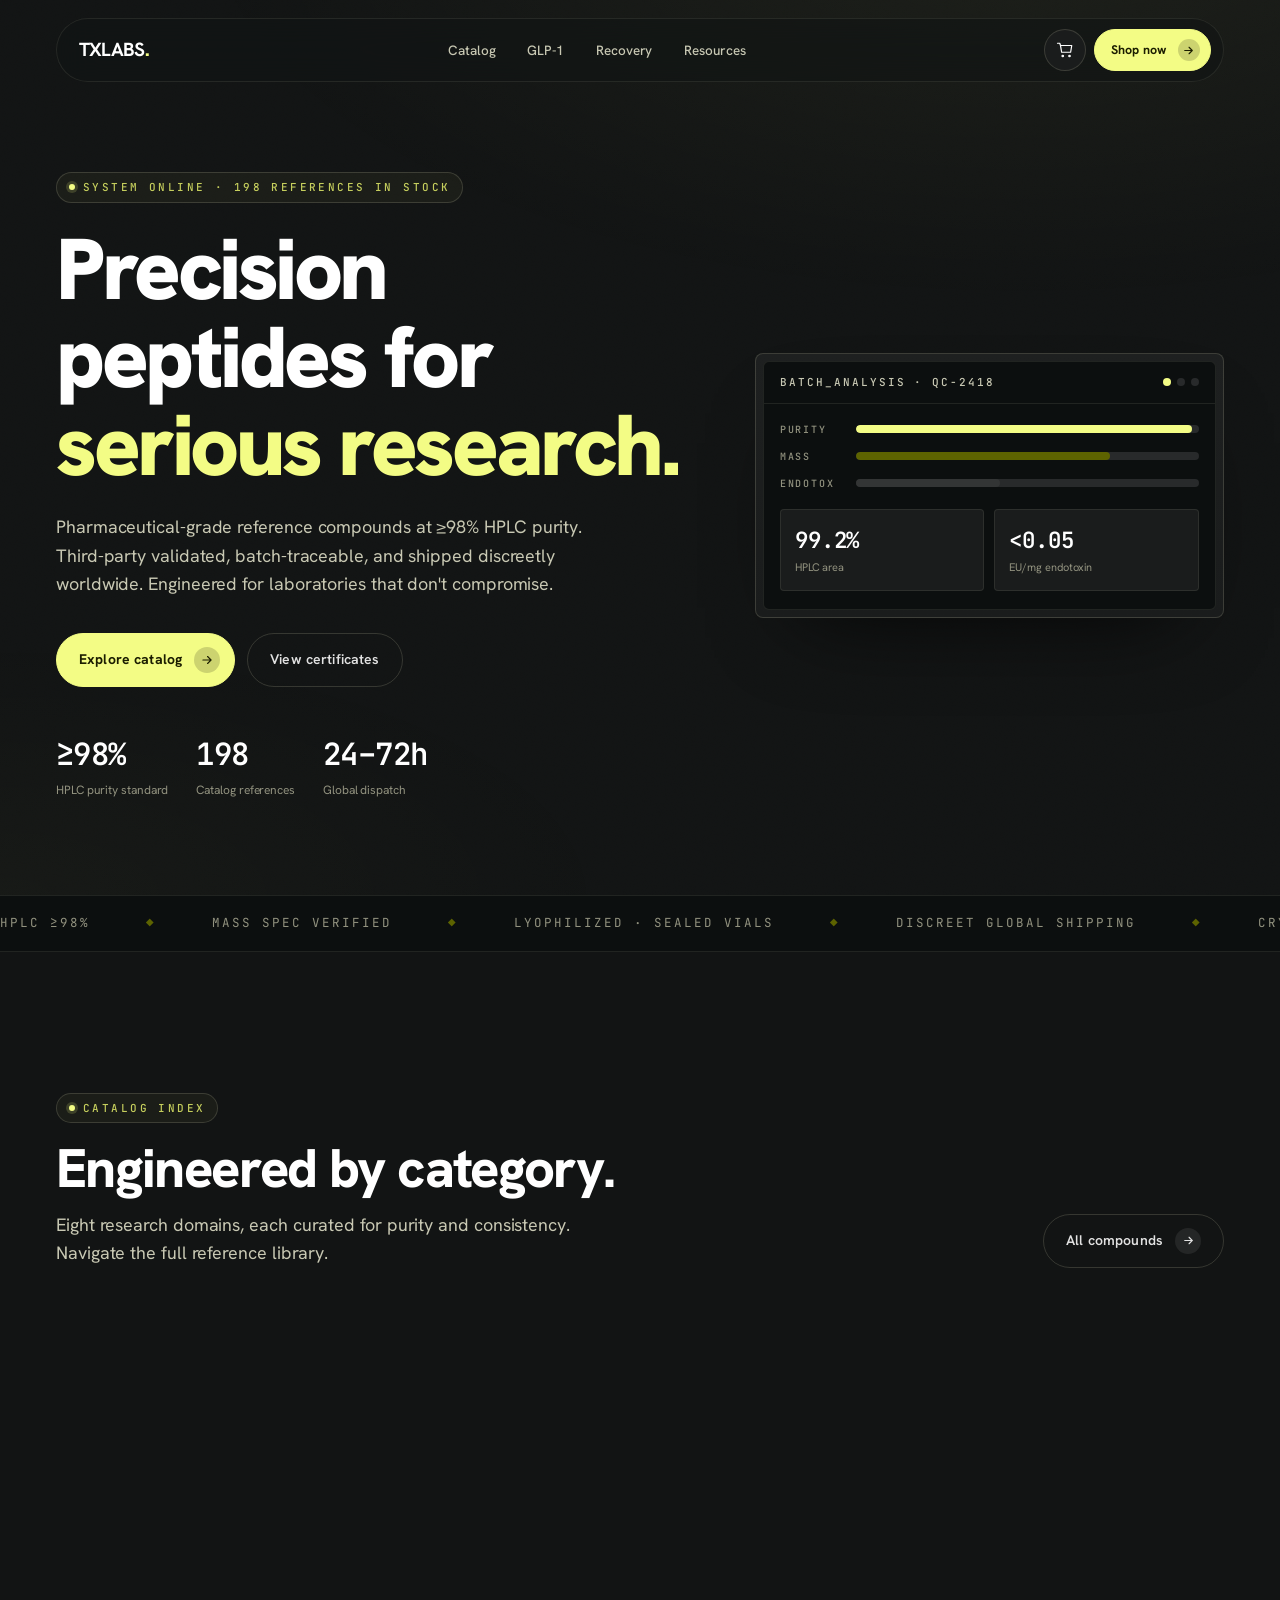
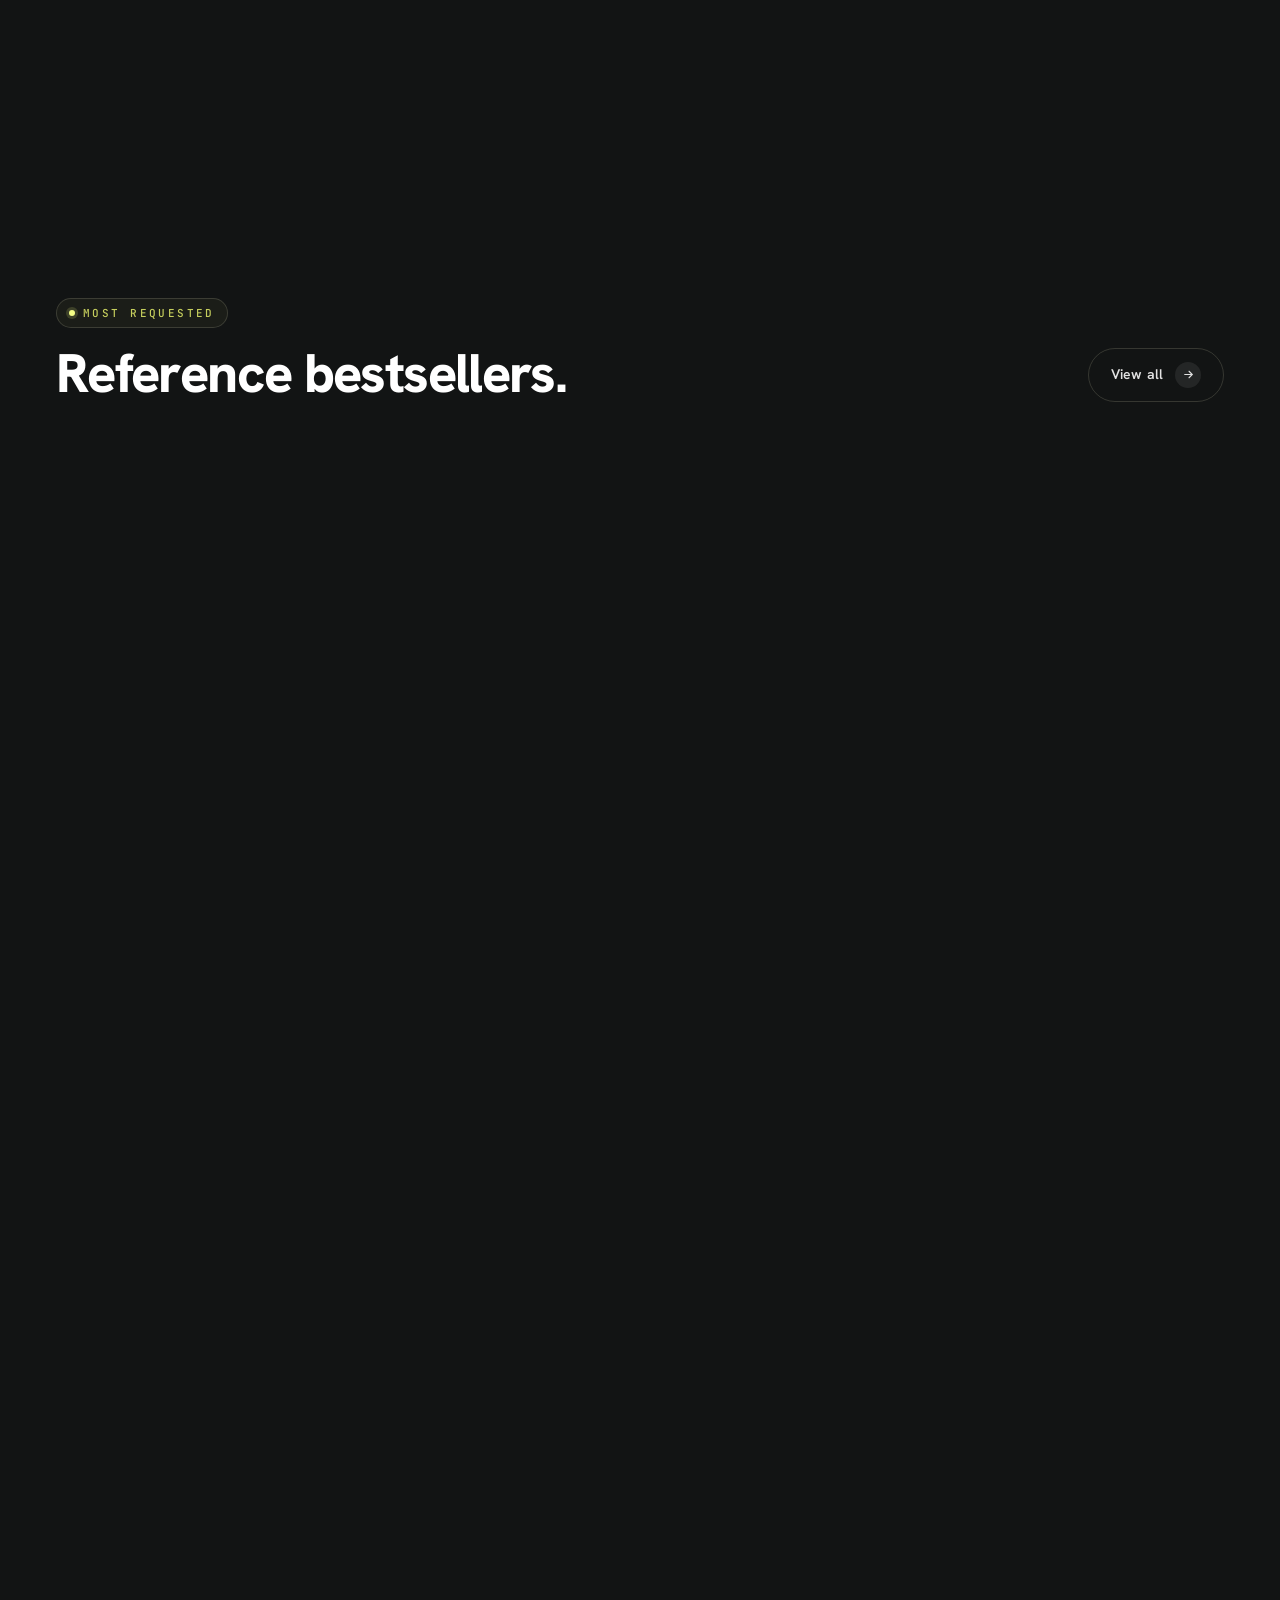
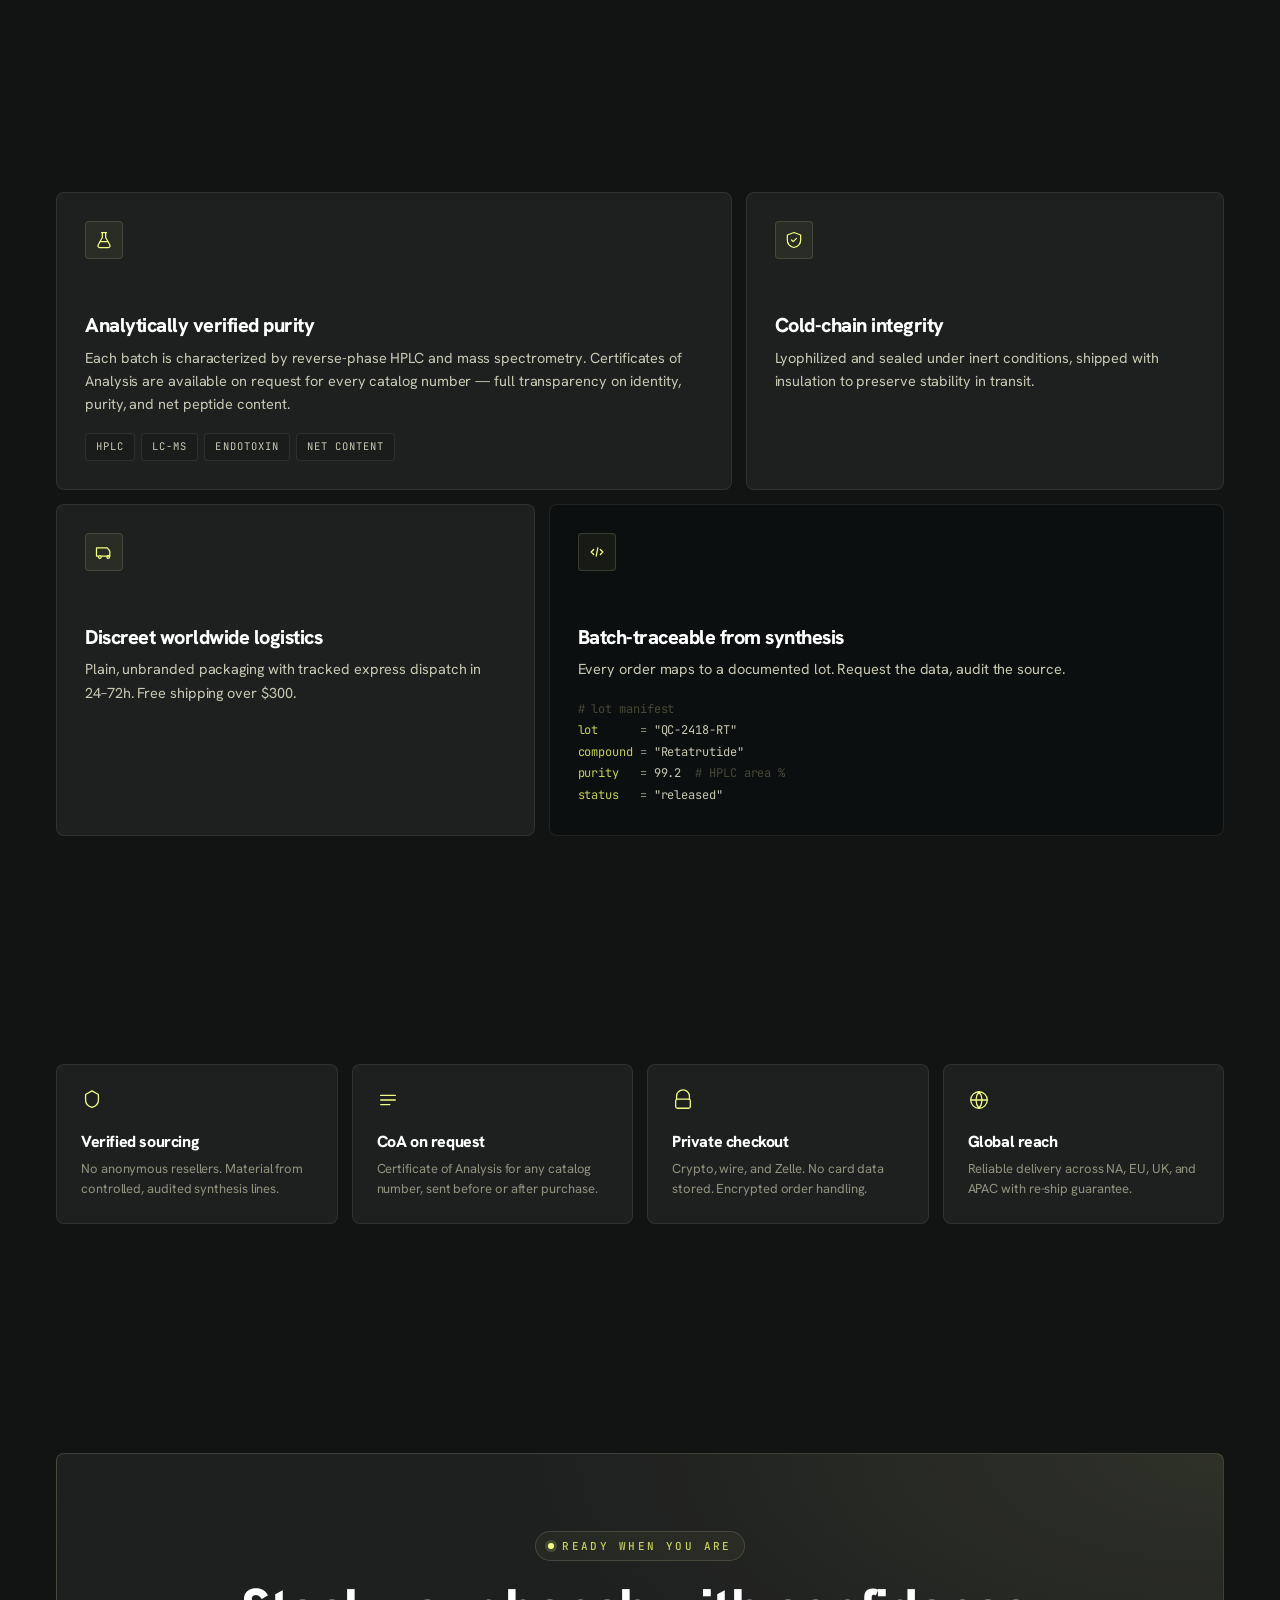
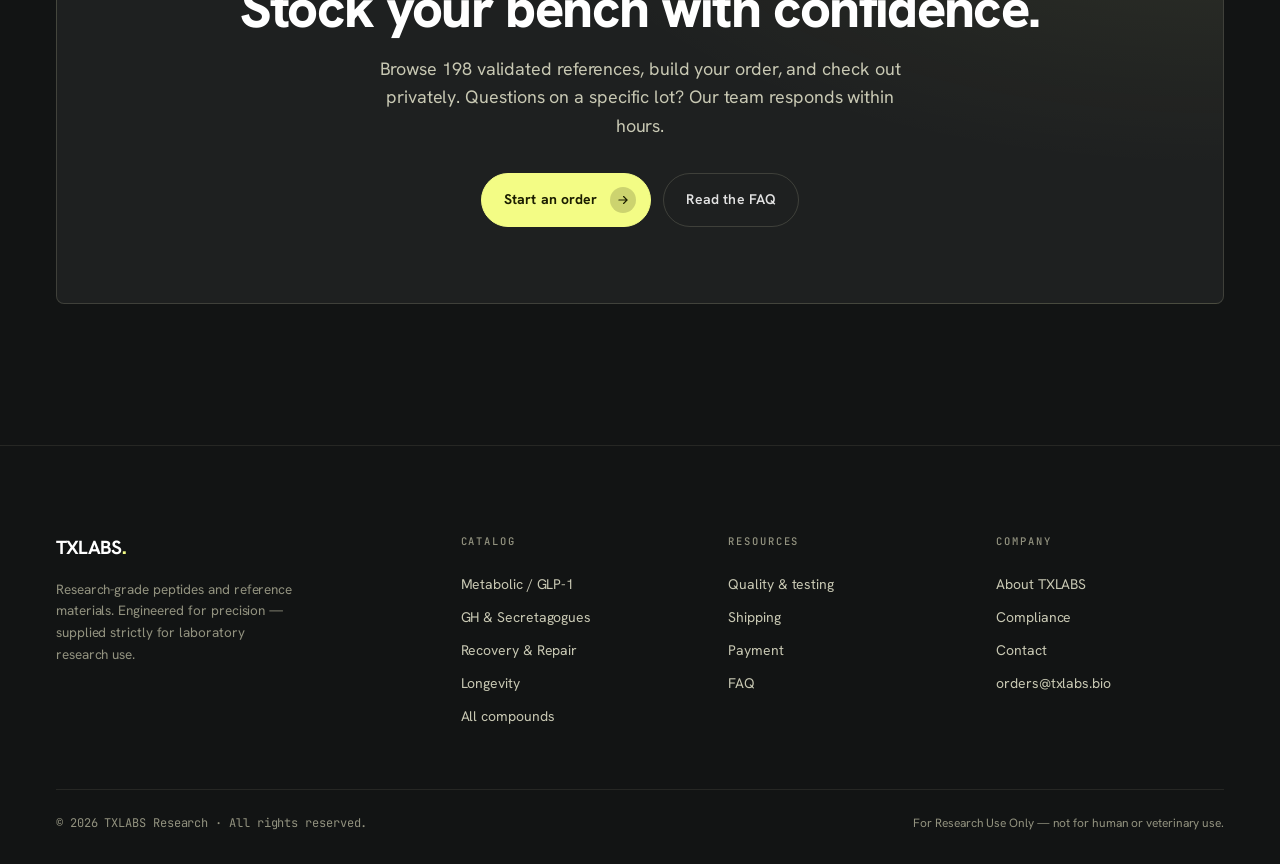
<file: index.html>
<!DOCTYPE html>
<html lang="en">
<head>
<meta charset="UTF-8">
<meta name="viewport" content="width=device-width, initial-scale=1, viewport-fit=cover">
<title>TXLABS — Research-Grade Peptides & Reference Materials</title>
<meta name="description" content="Premium research-grade peptides, GLP-1 reference materials, and bioregulators. ≥98% HPLC purity, third-party tested, discreet worldwide shipping. For Research Use Only.">
<link rel="icon" type="image/svg+xml" href="assets/img/favicon.svg">
<link rel="preconnect" href="https://fonts.googleapis.com"><link rel="preconnect" href="https://fonts.gstatic.com" crossorigin>
<link rel="stylesheet" href="assets/css/styles.css">
</head>
<body>

<nav class="nav"><div class="nav__inner">
  <a class="brand" href="index.html"><b>TXLABS</b><span class="dot">.</span></a>
  <div class="nav__links">
    <a href="shop.html">Catalog</a>
    <a href="shop.html?cat=Metabolic%20%26%20GLP-1">GLP-1</a>
    <a href="shop.html?cat=Recovery%20%26%20Repair">Recovery</a>
    <a href="info.html">Resources</a>
  </div>
  <div class="nav__right">
    <a class="cart-btn" href="cart.html" aria-label="Cart"><svg width="18" height="18" viewBox="0 0 24 24" fill="none" stroke="currentColor" stroke-width="1.6" stroke-linecap="round" stroke-linejoin="round"><path d="M6 6h15l-1.5 9h-12z"/><path d="M6 6L5 3H2"/><circle cx="9" cy="20" r="1"/><circle cx="18" cy="20" r="1"/></svg><span class="count">0</span></a>
    <a class="btn btn--signal btn--sm" href="shop.html">Shop now <span class="ic"><svg width="13" height="13" viewBox="0 0 24 24" fill="none" stroke="currentColor" stroke-width="2" stroke-linecap="round" stroke-linejoin="round"><path d="M5 12h14M13 6l6 6-6 6"/></svg></span></a>
    <button class="burger" aria-label="Menu"><span></span><span></span></button>
  </div>
</div></nav>
<div class="mobile-menu">
  <a href="shop.html">Catalog <span>01</span></a>
  <a href="info.html">Resources <span>02</span></a>
  <a href="cart.html">Cart <span>03</span></a>
  <a href="index.html">Home <span>04</span></a>
</div>

<div class="nav-spacer"></div>

<!-- HERO -->
<header class="wrap hero">
  <div class="hero__grid">
    <div class="hero__copy">
      <div class="eyebrow reveal in"><span class="dot"></span>System online · 198 references in stock</div>
      <h1 class="h-xl reveal" data-d="1">Precision peptides for <span class="sig">serious research.</span></h1>
      <p class="lead reveal" data-d="2">Pharmaceutical-grade reference compounds at ≥98% HPLC purity. Third-party validated, batch-traceable, and shipped discreetly worldwide. Engineered for laboratories that don't compromise.</p>
      <div class="hero__cta reveal" data-d="3">
        <a class="btn btn--signal" href="shop.html">Explore catalog <span class="ic"><svg width="14" height="14" viewBox="0 0 24 24" fill="none" stroke="currentColor" stroke-width="2" stroke-linecap="round" stroke-linejoin="round"><path d="M5 12h14M13 6l6 6-6 6"/></svg></span></a>
        <a class="btn btn--ghost no-ic" href="info.html#testing">View certificates</a>
      </div>
      <div class="hero__stats reveal" data-d="4">
        <div class="stat"><div class="num">≥98%</div><div class="lbl">HPLC purity standard</div></div>
        <div class="stat"><div class="num">198</div><div class="lbl">Catalog references</div></div>
        <div class="stat"><div class="num">24–72h</div><div class="lbl">Global dispatch</div></div>
      </div>
    </div>

    <div class="hero__console reveal" data-d="2">
      <div class="console">
        <div class="console__inner">
          <div class="console__bar">
            <span class="label-caps">Batch_Analysis · QC-2418</span>
            <div class="console__dots"><i></i><i></i><i></i></div>
          </div>
          <div class="console__body">
            <div class="bar-row"><span class="label-caps">Purity</span><div class="bar-track"><div class="bar-fill" data-w="98%"></div></div></div>
            <div class="bar-row"><span class="label-caps">Mass</span><div class="bar-track"><div class="bar-fill dim" data-w="74%"></div></div></div>
            <div class="bar-row"><span class="label-caps">Endotox</span><div class="bar-track"><div class="bar-fill mid" data-w="42%"></div></div></div>
          </div>
          <div class="console__metrics">
            <div class="metric"><div class="v">99.2%</div><div class="k">HPLC area</div></div>
            <div class="metric"><div class="v">&lt;0.05</div><div class="k">EU/mg endotoxin</div></div>
          </div>
        </div>
      </div>
    </div>
  </div>
</header>

<!-- MARQUEE -->
<div class="strip">
  <div class="strip__track">
    <span>HPLC ≥98%</span><span>Mass spec verified</span><span>Lyophilized · sealed vials</span><span>Discreet global shipping</span><span>Crypto accepted</span><span>For research use only</span>
    <span>HPLC ≥98%</span><span>Mass spec verified</span><span>Lyophilized · sealed vials</span><span>Discreet global shipping</span><span>Crypto accepted</span><span>For research use only</span>
  </div>
</div>

<!-- CATEGORIES -->
<section class="wrap section">
  <div class="sec-head">
    <div class="reveal">
      <div class="eyebrow"><span class="dot"></span>Catalog index</div>
      <h2 class="h-lg" style="margin-top:18px">Engineered by category.</h2>
      <p class="lead" style="margin-top:14px">Eight research domains, each curated for purity and consistency. Navigate the full reference library.</p>
    </div>
    <a class="btn btn--ghost reveal" data-d="2" href="shop.html">All compounds <span class="ic"><svg width="13" height="13" viewBox="0 0 24 24" fill="none" stroke="currentColor" stroke-width="2" stroke-linecap="round"><path d="M5 12h14M13 6l6 6-6 6"/></svg></span></a>
  </div>
  <div class="cat-rail" id="home-cats"></div>
</section>

<!-- FEATURED -->
<section class="wrap section--tight">
  <div class="sec-head">
    <div class="reveal">
      <div class="eyebrow"><span class="dot"></span>Most requested</div>
      <h2 class="h-lg" style="margin-top:18px">Reference bestsellers.</h2>
    </div>
    <a class="btn btn--ghost reveal" data-d="2" href="shop.html">View all <span class="ic"><svg width="13" height="13" viewBox="0 0 24 24" fill="none" stroke="currentColor" stroke-width="2" stroke-linecap="round"><path d="M5 12h14M13 6l6 6-6 6"/></svg></span></a>
  </div>
  <div class="grid" id="home-featured"></div>
</section>

<!-- WHY / BENTO -->
<section class="wrap section">
  <div class="sec-head">
    <div class="reveal">
      <div class="eyebrow"><span class="dot"></span>The TXLABS standard</div>
      <h2 class="h-lg" style="margin-top:18px">Architectural precision,<br>vial after vial.</h2>
      <p class="lead" style="margin-top:14px">Every reference compound passes a controlled QC pipeline before it ships. No grey-area sourcing — just traceable, validated material.</p>
    </div>
  </div>
  <div class="bento">
    <div class="card card--feature span-7 reveal">
      <div class="card__ic"><svg width="20" height="20" viewBox="0 0 24 24" fill="none" stroke="currentColor" stroke-width="1.5" stroke-linecap="round" stroke-linejoin="round"><path d="M9 3h6M10 3v6l-5 9a2 2 0 0 0 1.8 3h10.4A2 2 0 0 0 19 18l-5-9V3"/><path d="M7.5 14h9"/></svg></div>
      <h3>Analytically verified purity</h3>
      <p>Each batch is characterized by reverse-phase HPLC and mass spectrometry. Certificates of Analysis are available on request for every catalog number — full transparency on identity, purity, and net peptide content.</p>
      <div class="chips"><span class="chip">HPLC</span><span class="chip">LC-MS</span><span class="chip">Endotoxin</span><span class="chip">Net content</span></div>
    </div>
    <div class="card span-5 reveal" data-d="2">
      <div class="card__ic"><svg width="20" height="20" viewBox="0 0 24 24" fill="none" stroke="currentColor" stroke-width="1.5" stroke-linecap="round" stroke-linejoin="round"><path d="M12 3l8 3v6c0 5-3.5 8-8 9-4.5-1-8-4-8-9V6z"/><path d="M9 12l2 2 4-4"/></svg></div>
      <h3>Cold-chain integrity</h3>
      <p>Lyophilized and sealed under inert conditions, shipped with insulation to preserve stability in transit.</p>
    </div>
    <div class="card span-5 reveal" data-d="2">
      <div class="card__ic"><svg width="20" height="20" viewBox="0 0 24 24" fill="none" stroke="currentColor" stroke-width="1.5" stroke-linecap="round" stroke-linejoin="round"><path d="M3 7h13l3 4v6h-3M3 7v10h2M9 17h7"/><circle cx="7" cy="18" r="1.6"/><circle cx="17" cy="18" r="1.6"/></svg></div>
      <h3>Discreet worldwide logistics</h3>
      <p>Plain, unbranded packaging with tracked express dispatch in 24–72h. Free shipping over $300.</p>
    </div>
    <div class="card card--code span-7 reveal" data-d="3">
      <div class="card__ic"><svg width="20" height="20" viewBox="0 0 24 24" fill="none" stroke="currentColor" stroke-width="1.5" stroke-linecap="round" stroke-linejoin="round"><path d="M8 9l-3 3 3 3M16 9l3 3-3 3M13 7l-2 10"/></svg></div>
      <h3>Batch-traceable from synthesis</h3>
      <p style="margin-bottom:18px">Every order maps to a documented lot. Request the data, audit the source.</p>
      <pre class="code-block"><span class="cm"># lot manifest</span>
<span class="kw">lot</span>      = <span class="str">"QC-2418-RT"</span>
<span class="kw">compound</span> = <span class="str">"Retatrutide"</span>
<span class="kw">purity</span>   = <span class="str">99.2</span>  <span class="cm"># HPLC area %</span>
<span class="kw">status</span>   = <span class="str">"released"</span></pre>
    </div>
  </div>
</section>

<!-- TRUST -->
<section class="wrap section--tight">
  <div class="trust">
    <div class="trust__item reveal"><div class="ic"><svg width="22" height="22" viewBox="0 0 24 24" fill="none" stroke="currentColor" stroke-width="1.4" stroke-linecap="round" stroke-linejoin="round"><path d="M12 2l7 4v6c0 4-3 7-7 8-4-1-7-4-7-8V6z"/></svg></div><h4>Verified sourcing</h4><p>No anonymous resellers. Material from controlled, audited synthesis lines.</p></div>
    <div class="trust__item reveal" data-d="1"><div class="ic"><svg width="22" height="22" viewBox="0 0 24 24" fill="none" stroke="currentColor" stroke-width="1.4" stroke-linecap="round" stroke-linejoin="round"><path d="M4 7h16M4 12h16M4 17h10"/></svg></div><h4>CoA on request</h4><p>Certificate of Analysis for any catalog number, sent before or after purchase.</p></div>
    <div class="trust__item reveal" data-d="2"><div class="ic"><svg width="22" height="22" viewBox="0 0 24 24" fill="none" stroke="currentColor" stroke-width="1.4" stroke-linecap="round" stroke-linejoin="round"><path d="M5 11V8a7 7 0 0 1 14 0v3"/><rect x="4" y="11" width="16" height="10" rx="2"/></svg></div><h4>Private checkout</h4><p>Crypto, wire, and Zelle. No card data stored. Encrypted order handling.</p></div>
    <div class="trust__item reveal" data-d="3"><div class="ic"><svg width="22" height="22" viewBox="0 0 24 24" fill="none" stroke="currentColor" stroke-width="1.4" stroke-linecap="round" stroke-linejoin="round"><circle cx="12" cy="12" r="9"/><path d="M3 12h18M12 3a14 14 0 0 1 0 18M12 3a14 14 0 0 0 0 18"/></svg></div><h4>Global reach</h4><p>Reliable delivery across NA, EU, UK, and APAC with re-ship guarantee.</p></div>
  </div>
</section>

<!-- CTA -->
<section class="wrap section">
  <div class="cta-band reveal">
    <div class="eyebrow" style="margin:0 auto 20px;width:max-content"><span class="dot"></span>Ready when you are</div>
    <h2 class="h-lg">Stock your bench with confidence.</h2>
    <p class="lead">Browse 198 validated references, build your order, and check out privately. Questions on a specific lot? Our team responds within hours.</p>
    <div class="row">
      <a class="btn btn--signal" href="shop.html">Start an order <span class="ic"><svg width="14" height="14" viewBox="0 0 24 24" fill="none" stroke="currentColor" stroke-width="2" stroke-linecap="round"><path d="M5 12h14M13 6l6 6-6 6"/></svg></span></a>
      <a class="btn btn--ghost no-ic" href="info.html">Read the FAQ</a>
    </div>
  </div>
</section>

<!-- FOOTER -->
<footer class="footer"><div class="wrap">
  <div class="footer__top">
    <div class="footer__brand">
      <a class="brand" href="index.html"><b>TXLABS</b><span class="dot">.</span></a>
      <p>Research-grade peptides and reference materials. Engineered for precision — supplied strictly for laboratory research use.</p>
    </div>
    <div class="footer__col">
      <h6>Catalog</h6>
      <a href="shop.html?cat=Metabolic%20%26%20GLP-1">Metabolic / GLP-1</a>
      <a href="shop.html?cat=GH%20%26%20Secretagogues">GH &amp; Secretagogues</a>
      <a href="shop.html?cat=Recovery%20%26%20Repair">Recovery &amp; Repair</a>
      <a href="shop.html?cat=Longevity%20%26%20Bioregulators">Longevity</a>
      <a href="shop.html">All compounds</a>
    </div>
    <div class="footer__col">
      <h6>Resources</h6>
      <a href="info.html#testing">Quality &amp; testing</a>
      <a href="info.html#shipping">Shipping</a>
      <a href="info.html#payment">Payment</a>
      <a href="info.html#faq">FAQ</a>
    </div>
    <div class="footer__col">
      <h6>Company</h6>
      <a href="info.html#about">About TXLABS</a>
      <a href="info.html#compliance">Compliance</a>
      <a href="info.html#contact">Contact</a>
      <span>orders@txlabs.bio</span>
    </div>
  </div>
  <div class="footer__bottom">
    <p>© 2026 TXLABS Research · All rights reserved.</p>
    <div class="links"><a href="info.html#compliance">For Research Use Only — not for human or veterinary use.</a></div>
  </div>
</div></footer>

<script src="assets/js/data.js"></script>
<script src="assets/js/store.js"></script>
</body>
</html>
</file>
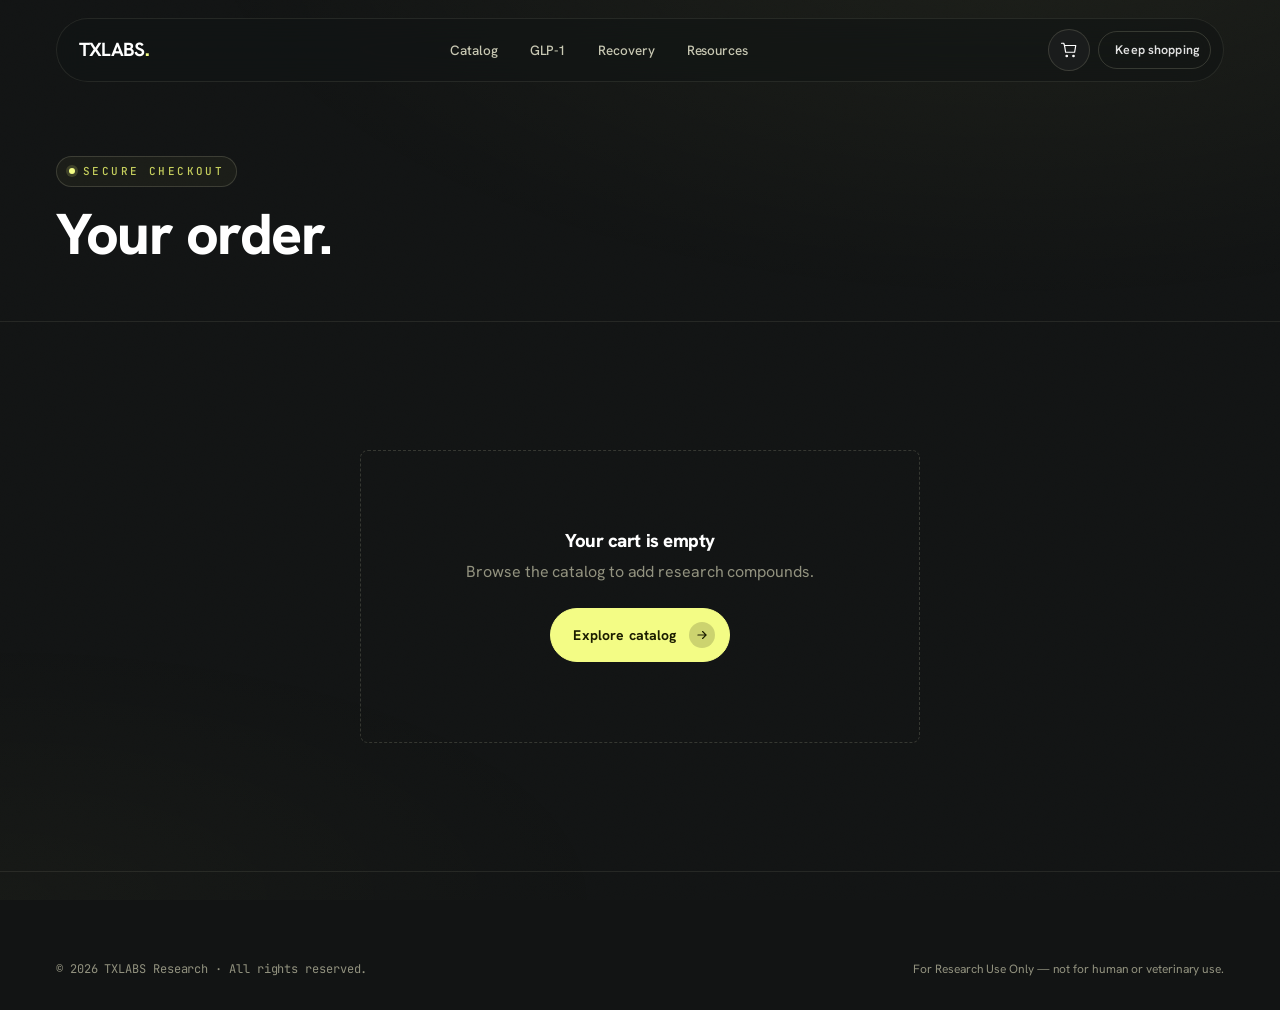
<file: cart.html>
<!DOCTYPE html>
<html lang="en">
<head>
<meta charset="UTF-8">
<meta name="viewport" content="width=device-width, initial-scale=1, viewport-fit=cover">
<title>Cart &amp; Checkout — TXLABS</title>
<meta name="description" content="Review your order and check out privately. Crypto, wire, and Zelle accepted. For Research Use Only.">
<link rel="icon" type="image/svg+xml" href="assets/img/favicon.svg">
<link rel="preconnect" href="https://fonts.googleapis.com"><link rel="preconnect" href="https://fonts.gstatic.com" crossorigin>
<link rel="stylesheet" href="assets/css/styles.css">
</head>
<!-- To wire a real backend, set: data-order-endpoint="https://your-endpoint" on <body>. Without it, orders open a prefilled email to orders@txlabs.bio. -->
<body>

<nav class="nav"><div class="nav__inner">
  <a class="brand" href="index.html"><b>TXLABS</b><span class="dot">.</span></a>
  <div class="nav__links">
    <a href="shop.html">Catalog</a>
    <a href="shop.html?cat=Metabolic%20%26%20GLP-1">GLP-1</a>
    <a href="shop.html?cat=Recovery%20%26%20Repair">Recovery</a>
    <a href="info.html">Resources</a>
  </div>
  <div class="nav__right">
    <a class="cart-btn" href="cart.html" aria-label="Cart"><svg width="18" height="18" viewBox="0 0 24 24" fill="none" stroke="currentColor" stroke-width="1.6" stroke-linecap="round" stroke-linejoin="round"><path d="M6 6h15l-1.5 9h-12z"/><path d="M6 6L5 3H2"/><circle cx="9" cy="20" r="1"/><circle cx="18" cy="20" r="1"/></svg><span class="count">0</span></a>
    <a class="btn btn--ghost btn--sm no-ic" href="shop.html">Keep shopping</a>
    <button class="burger" aria-label="Menu"><span></span><span></span></button>
  </div>
</div></nav>
<div class="mobile-menu">
  <a href="shop.html">Catalog <span>01</span></a>
  <a href="info.html">Resources <span>02</span></a>
  <a href="cart.html">Cart <span>03</span></a>
  <a href="index.html">Home <span>04</span></a>
</div>

<div class="nav-spacer"></div>

<header class="wrap page-head">
  <div class="eyebrow reveal in"><span class="dot"></span>Secure checkout</div>
  <h1 class="reveal" data-d="1">Your order.</h1>
</header>

<main class="wrap section--tight">
  <div id="cart-root"></div>
</main>

<footer class="footer"><div class="wrap">
  <div class="footer__bottom" style="margin-top:0;border-top:none;padding-top:0">
    <p>© 2026 TXLABS Research · All rights reserved.</p>
    <div class="links"><a href="info.html#compliance">For Research Use Only — not for human or veterinary use.</a></div>
  </div>
</div></footer>

<script src="assets/js/data.js"></script>
<script src="assets/js/store.js"></script>
</body>
</html>
</file>
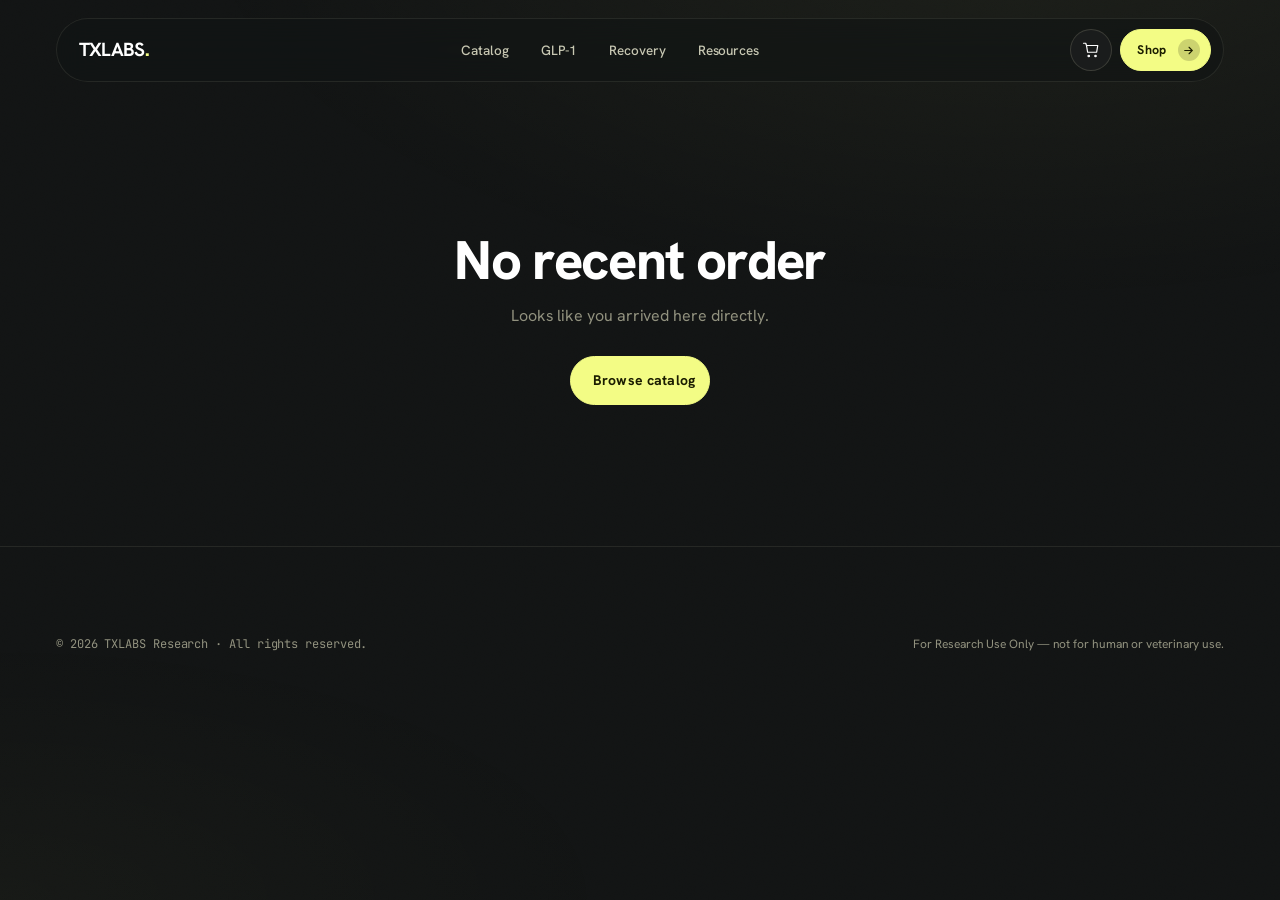
<file: confirmation.html>
<!DOCTYPE html>
<html lang="en">
<head>
<meta charset="UTF-8">
<meta name="viewport" content="width=device-width, initial-scale=1, viewport-fit=cover">
<title>Order received — TXLABS</title>
<meta name="robots" content="noindex">
<link rel="icon" type="image/svg+xml" href="assets/img/favicon.svg">
<link rel="preconnect" href="https://fonts.googleapis.com"><link rel="preconnect" href="https://fonts.gstatic.com" crossorigin>
<link rel="stylesheet" href="assets/css/styles.css">
</head>
<body>

<nav class="nav"><div class="nav__inner">
  <a class="brand" href="index.html"><b>TXLABS</b><span class="dot">.</span></a>
  <div class="nav__links">
    <a href="shop.html">Catalog</a>
    <a href="shop.html?cat=Metabolic%20%26%20GLP-1">GLP-1</a>
    <a href="shop.html?cat=Recovery%20%26%20Repair">Recovery</a>
    <a href="info.html">Resources</a>
  </div>
  <div class="nav__right">
    <a class="cart-btn" href="cart.html" aria-label="Cart"><svg width="18" height="18" viewBox="0 0 24 24" fill="none" stroke="currentColor" stroke-width="1.6" stroke-linecap="round" stroke-linejoin="round"><path d="M6 6h15l-1.5 9h-12z"/><path d="M6 6L5 3H2"/><circle cx="9" cy="20" r="1"/><circle cx="18" cy="20" r="1"/></svg><span class="count">0</span></a>
    <a class="btn btn--signal btn--sm" href="shop.html">Shop <span class="ic"><svg width="13" height="13" viewBox="0 0 24 24" fill="none" stroke="currentColor" stroke-width="2" stroke-linecap="round"><path d="M5 12h14M13 6l6 6-6 6"/></svg></span></a>
    <button class="burger" aria-label="Menu"><span></span><span></span></button>
  </div>
</div></nav>
<div class="mobile-menu">
  <a href="shop.html">Catalog <span>01</span></a>
  <a href="info.html">Resources <span>02</span></a>
  <a href="cart.html">Cart <span>03</span></a>
  <a href="index.html">Home <span>04</span></a>
</div>

<div class="nav-spacer"></div>

<main class="wrap section">
  <div id="confirm-root"></div>
</main>

<footer class="footer"><div class="wrap">
  <div class="footer__bottom" style="margin-top:0;border-top:none;padding-top:0">
    <p>© 2026 TXLABS Research · All rights reserved.</p>
    <div class="links"><a href="info.html#compliance">For Research Use Only — not for human or veterinary use.</a></div>
  </div>
</div></footer>

<script src="assets/js/data.js"></script>
<script src="assets/js/store.js"></script>
</body>
</html>
</file>
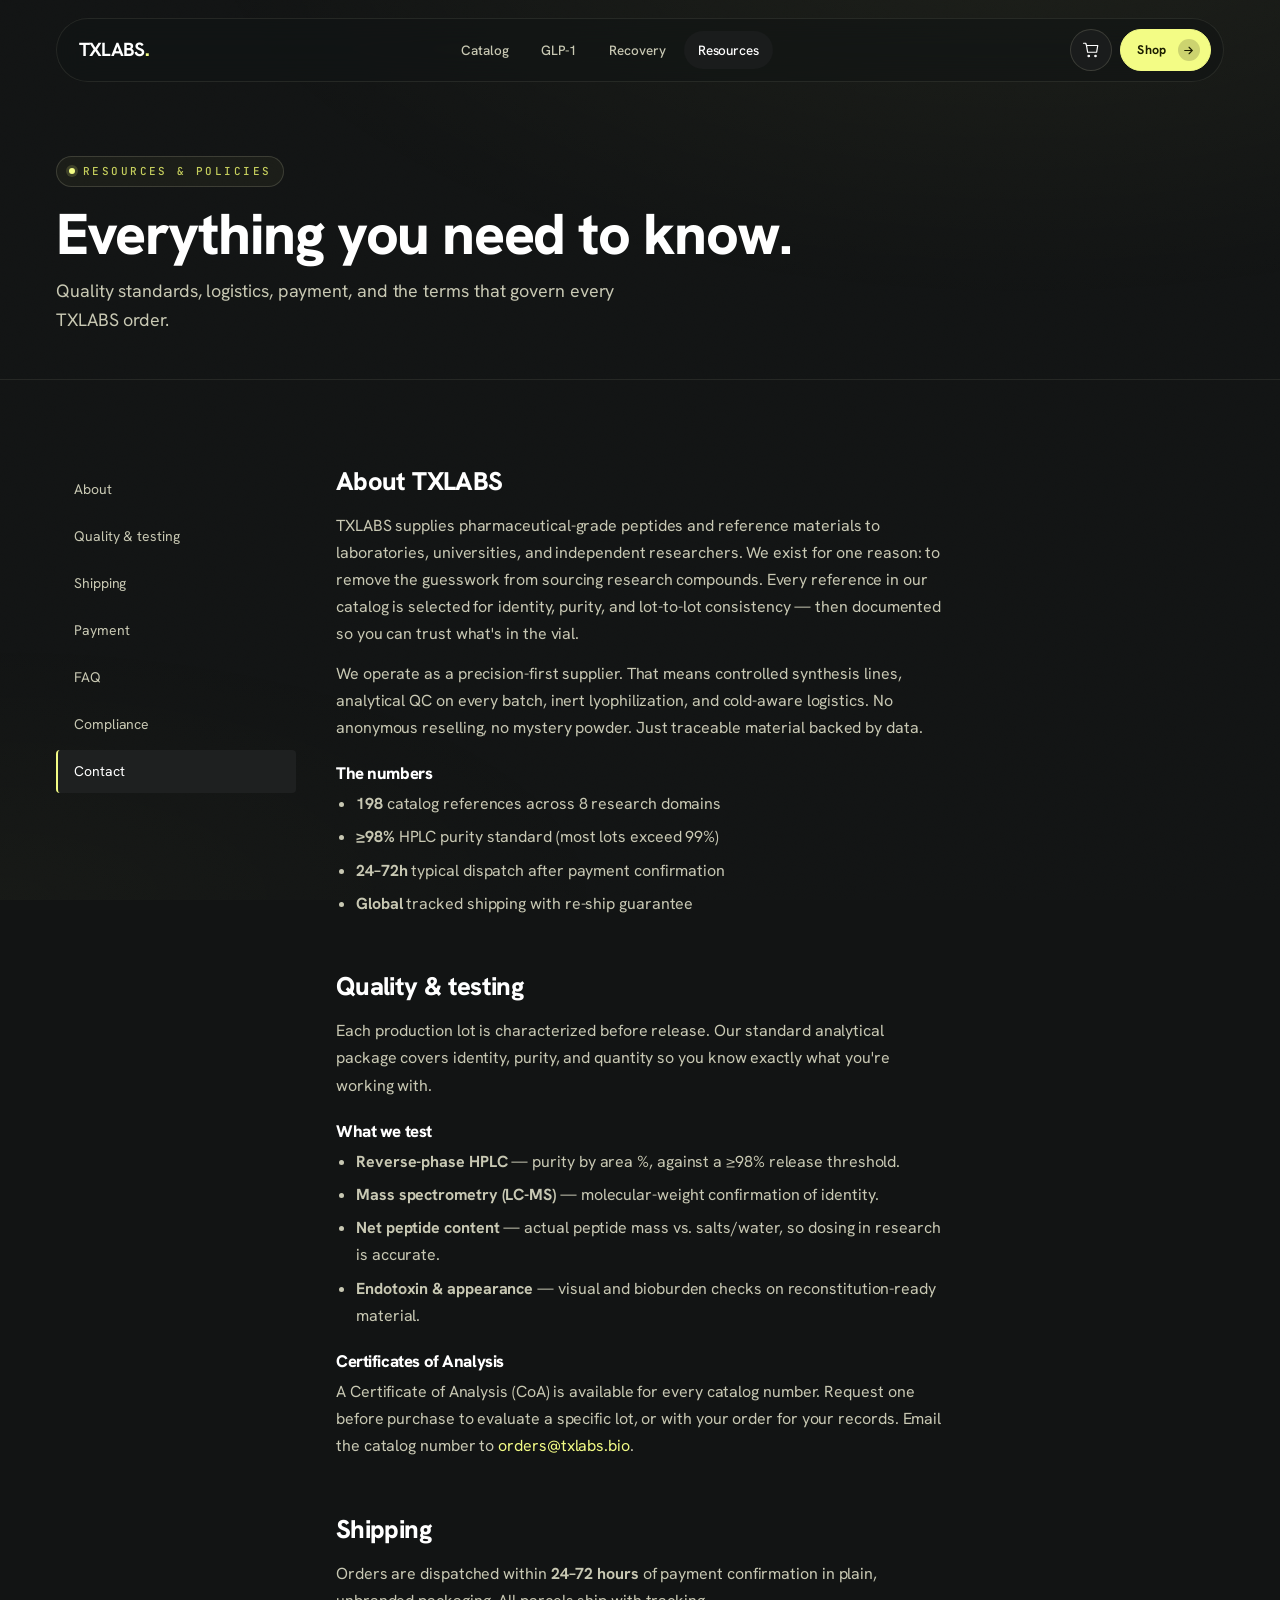
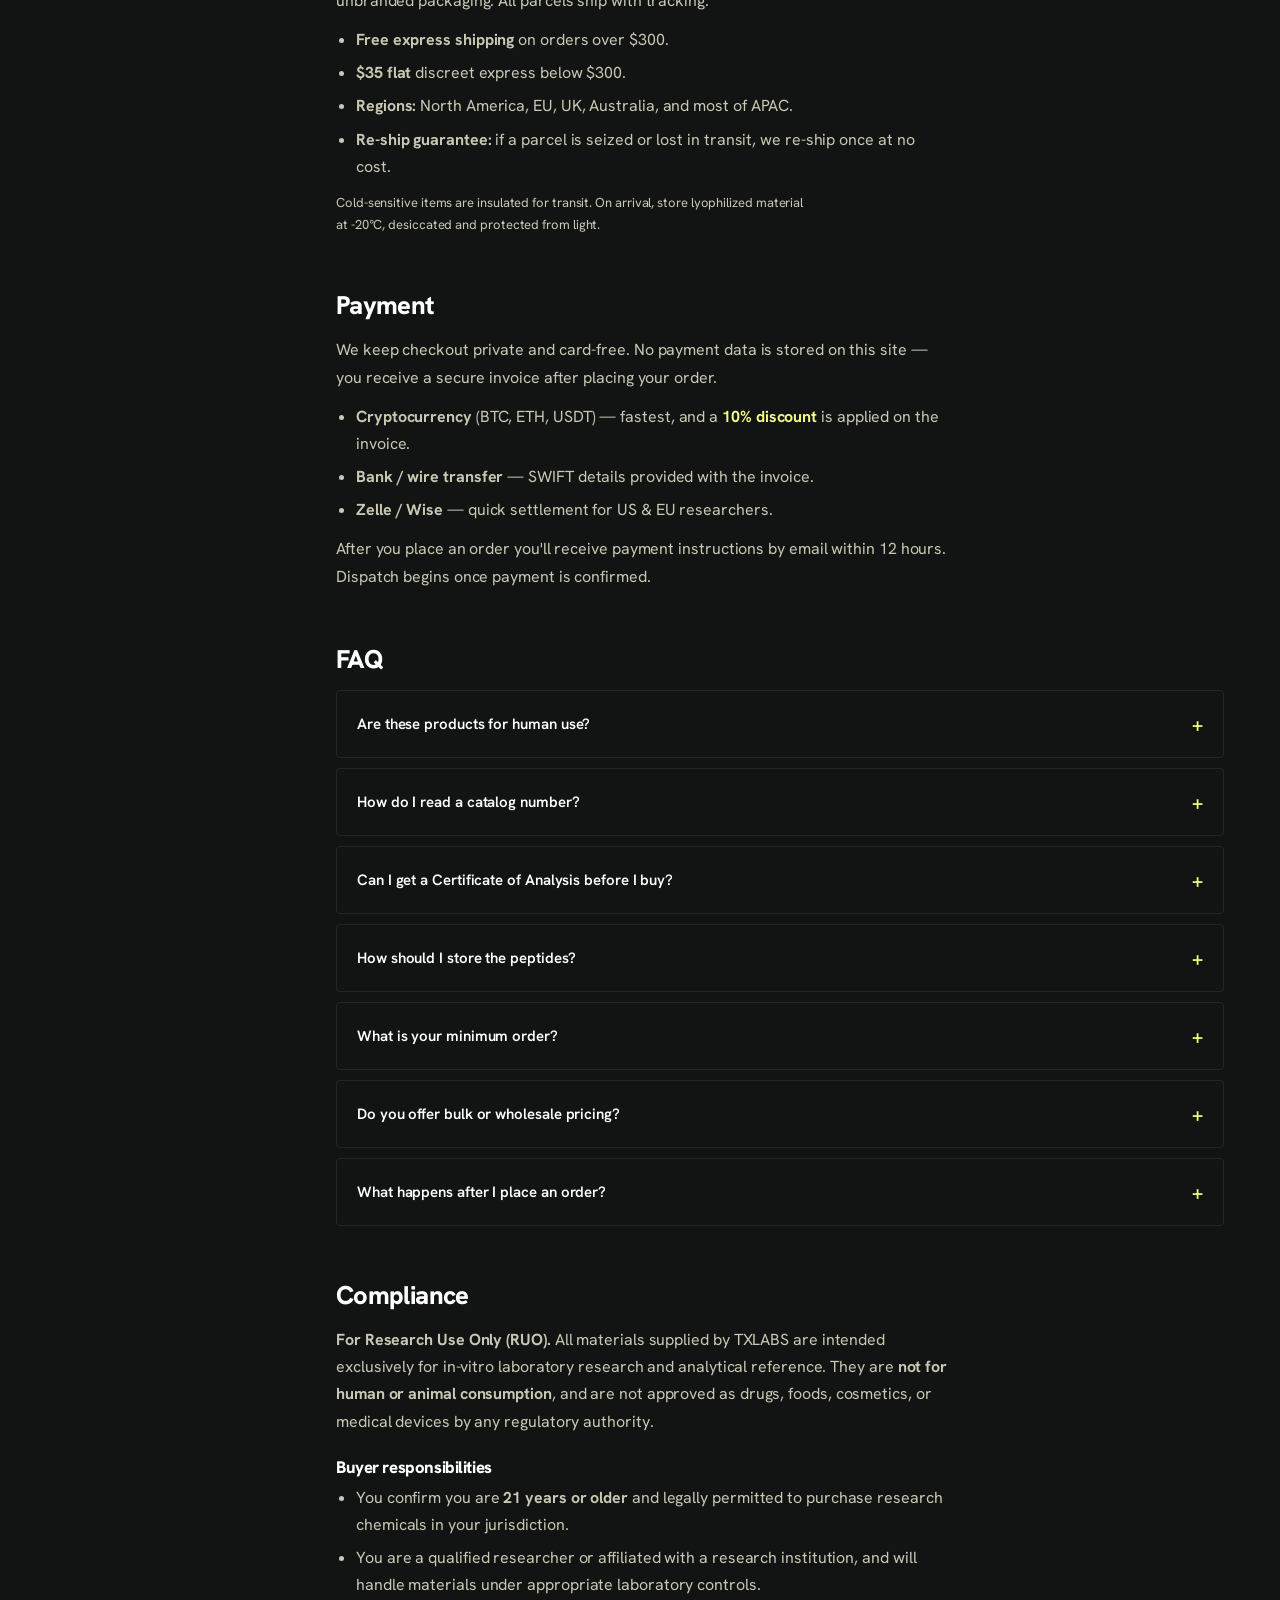
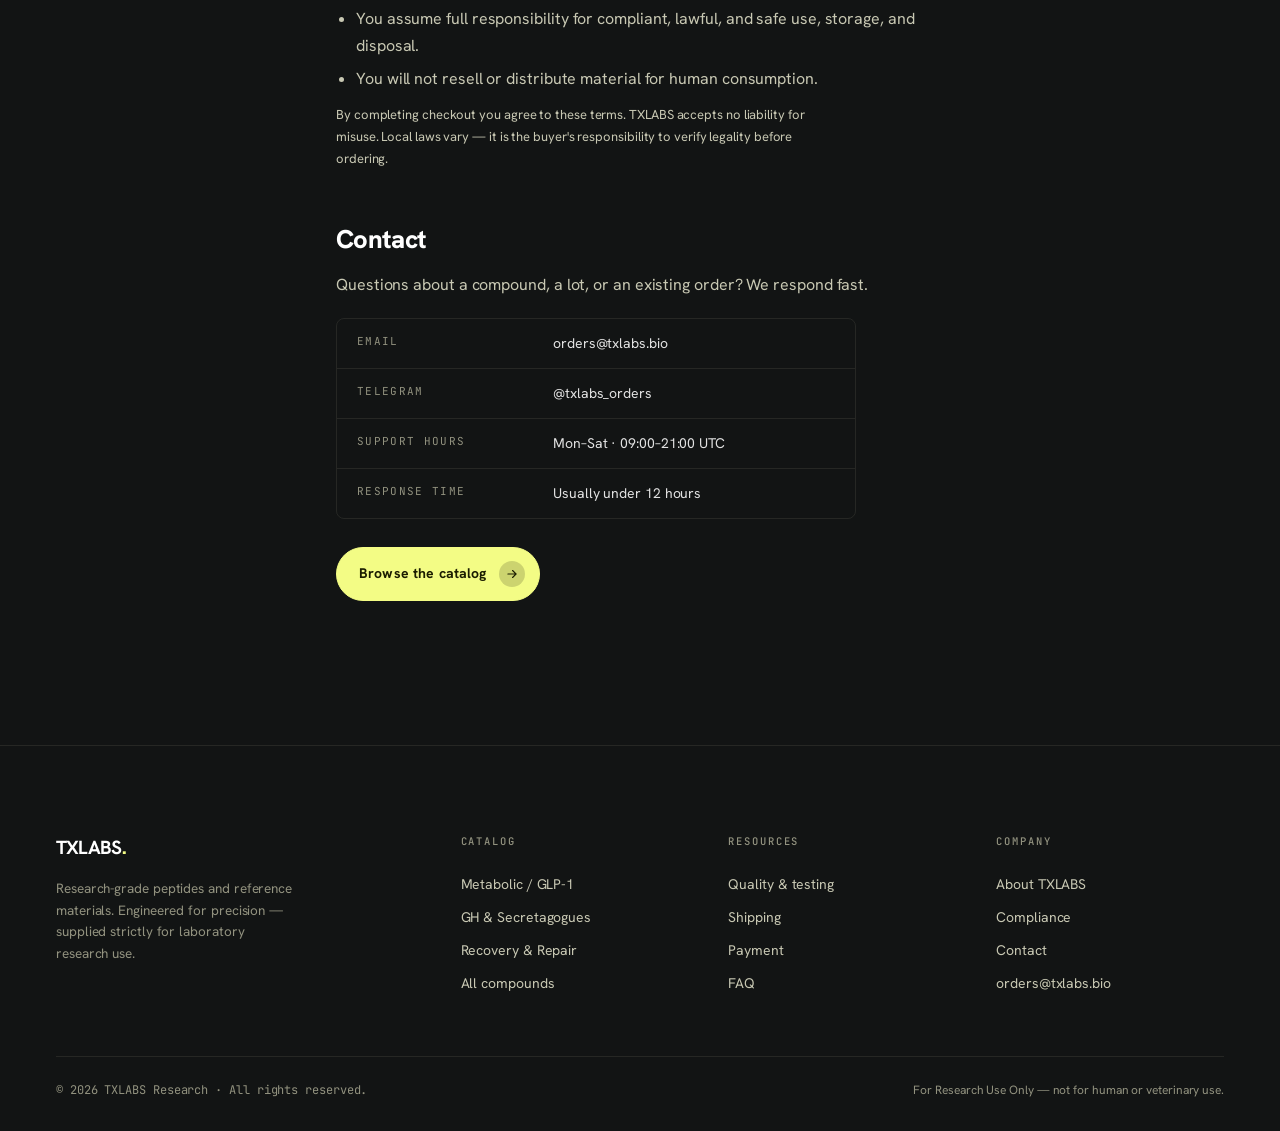
<file: info.html>
<!DOCTYPE html>
<html lang="en">
<head>
<meta charset="UTF-8">
<meta name="viewport" content="width=device-width, initial-scale=1, viewport-fit=cover">
<title>Resources — TXLABS Research</title>
<meta name="description" content="Quality &amp; testing, shipping, payment, FAQ, compliance and contact information for TXLABS research peptides.">
<link rel="icon" type="image/svg+xml" href="assets/img/favicon.svg">
<link rel="preconnect" href="https://fonts.googleapis.com"><link rel="preconnect" href="https://fonts.gstatic.com" crossorigin>
<link rel="stylesheet" href="assets/css/styles.css">
</head>
<body>

<nav class="nav"><div class="nav__inner">
  <a class="brand" href="index.html"><b>TXLABS</b><span class="dot">.</span></a>
  <div class="nav__links">
    <a href="shop.html">Catalog</a>
    <a href="shop.html?cat=Metabolic%20%26%20GLP-1">GLP-1</a>
    <a href="shop.html?cat=Recovery%20%26%20Repair">Recovery</a>
    <a href="info.html" class="active">Resources</a>
  </div>
  <div class="nav__right">
    <a class="cart-btn" href="cart.html" aria-label="Cart"><svg width="18" height="18" viewBox="0 0 24 24" fill="none" stroke="currentColor" stroke-width="1.6" stroke-linecap="round" stroke-linejoin="round"><path d="M6 6h15l-1.5 9h-12z"/><path d="M6 6L5 3H2"/><circle cx="9" cy="20" r="1"/><circle cx="18" cy="20" r="1"/></svg><span class="count">0</span></a>
    <a class="btn btn--signal btn--sm" href="shop.html">Shop <span class="ic"><svg width="13" height="13" viewBox="0 0 24 24" fill="none" stroke="currentColor" stroke-width="2" stroke-linecap="round"><path d="M5 12h14M13 6l6 6-6 6"/></svg></span></a>
    <button class="burger" aria-label="Menu"><span></span><span></span></button>
  </div>
</div></nav>
<div class="mobile-menu">
  <a href="shop.html">Catalog <span>01</span></a>
  <a href="info.html">Resources <span>02</span></a>
  <a href="cart.html">Cart <span>03</span></a>
  <a href="index.html">Home <span>04</span></a>
</div>

<div class="nav-spacer"></div>

<header class="wrap page-head">
  <div class="eyebrow reveal in"><span class="dot"></span>Resources &amp; policies</div>
  <h1 class="reveal" data-d="1">Everything you need to know.</h1>
  <p class="lead reveal" data-d="2">Quality standards, logistics, payment, and the terms that govern every TXLABS order.</p>
</header>

<section class="wrap section--tight">
  <div class="info-grid">
    <nav class="info-nav">
      <a href="#about" class="active">About</a>
      <a href="#testing">Quality &amp; testing</a>
      <a href="#shipping">Shipping</a>
      <a href="#payment">Payment</a>
      <a href="#faq">FAQ</a>
      <a href="#compliance">Compliance</a>
      <a href="#contact">Contact</a>
    </nav>

    <div>
      <div class="info-block" id="about">
        <h2>About TXLABS</h2>
        <p>TXLABS supplies pharmaceutical-grade peptides and reference materials to laboratories, universities, and independent researchers. We exist for one reason: to remove the guesswork from sourcing research compounds. Every reference in our catalog is selected for identity, purity, and lot-to-lot consistency — then documented so you can trust what's in the vial.</p>
        <p>We operate as a precision-first supplier. That means controlled synthesis lines, analytical QC on every batch, inert lyophilization, and cold-aware logistics. No anonymous reselling, no mystery powder. Just traceable material backed by data.</p>
        <h3>The numbers</h3>
        <ul>
          <li><b>198</b> catalog references across 8 research domains</li>
          <li><b>≥98%</b> HPLC purity standard (most lots exceed 99%)</li>
          <li><b>24–72h</b> typical dispatch after payment confirmation</li>
          <li><b>Global</b> tracked shipping with re-ship guarantee</li>
        </ul>
      </div>

      <div class="info-block" id="testing">
        <h2>Quality &amp; testing</h2>
        <p>Each production lot is characterized before release. Our standard analytical package covers identity, purity, and quantity so you know exactly what you're working with.</p>
        <h3>What we test</h3>
        <ul>
          <li><b>Reverse-phase HPLC</b> — purity by area %, against a ≥98% release threshold.</li>
          <li><b>Mass spectrometry (LC-MS)</b> — molecular-weight confirmation of identity.</li>
          <li><b>Net peptide content</b> — actual peptide mass vs. salts/water, so dosing in research is accurate.</li>
          <li><b>Endotoxin &amp; appearance</b> — visual and bioburden checks on reconstitution-ready material.</li>
        </ul>
        <h3>Certificates of Analysis</h3>
        <p>A Certificate of Analysis (CoA) is available for every catalog number. Request one before purchase to evaluate a specific lot, or with your order for your records. Email the catalog number to <span class="accent">orders@txlabs.bio</span>.</p>
      </div>

      <div class="info-block" id="shipping">
        <h2>Shipping</h2>
        <p>Orders are dispatched within <b>24–72 hours</b> of payment confirmation in plain, unbranded packaging. All parcels ship with tracking.</p>
        <ul>
          <li><b>Free express shipping</b> on orders over $300.</li>
          <li><b>$35 flat</b> discreet express below $300.</li>
          <li><b>Regions:</b> North America, EU, UK, Australia, and most of APAC.</li>
          <li><b>Re-ship guarantee:</b> if a parcel is seized or lost in transit, we re-ship once at no cost.</li>
        </ul>
        <p class="muted" style="font-size:13px">Cold-sensitive items are insulated for transit. On arrival, store lyophilized material at -20°C, desiccated and protected from light.</p>
      </div>

      <div class="info-block" id="payment">
        <h2>Payment</h2>
        <p>We keep checkout private and card-free. No payment data is stored on this site — you receive a secure invoice after placing your order.</p>
        <ul>
          <li><b>Cryptocurrency</b> (BTC, ETH, USDT) — fastest, and a <b class="accent">10% discount</b> is applied on the invoice.</li>
          <li><b>Bank / wire transfer</b> — SWIFT details provided with the invoice.</li>
          <li><b>Zelle / Wise</b> — quick settlement for US &amp; EU researchers.</li>
        </ul>
        <p>After you place an order you'll receive payment instructions by email within 12 hours. Dispatch begins once payment is confirmed.</p>
      </div>

      <div class="info-block" id="faq">
        <h2>FAQ</h2>
        <details class="acc"><summary>Are these products for human use? <span class="plus">+</span></summary><div class="acc__body">No. All TXLABS products are sold strictly as <b>research reference materials for laboratory use only</b>. They are not drugs, supplements, or cosmetics, and are not intended for human or veterinary consumption, diagnosis, or treatment.</div></details>
        <details class="acc"><summary>How do I read a catalog number? <span class="plus">+</span></summary><div class="acc__body">Each specification has a unique Cat. No. (e.g. <span class="mono">RT10</span>). It encodes the compound and size. Quote it in any CoA or support request for the fastest response.</div></details>
        <details class="acc"><summary>Can I get a Certificate of Analysis before I buy? <span class="plus">+</span></summary><div class="acc__body">Yes. Email the catalog number to <span class="accent">orders@txlabs.bio</span> and we'll send the current lot's CoA.</div></details>
        <details class="acc"><summary>How should I store the peptides? <span class="plus">+</span></summary><div class="acc__body">Lyophilized powder is stable for months at -20°C, desiccated and away from light. After reconstitution, refrigerate at 2–8°C and use within the validated window for your protocol.</div></details>
        <details class="acc"><summary>What is your minimum order? <span class="plus">+</span></summary><div class="acc__body">There is no strict minimum, though orders over $300 ship free. Bulk and repeat-order pricing is available — contact us.</div></details>
        <details class="acc"><summary>Do you offer bulk or wholesale pricing? <span class="plus">+</span></summary><div class="acc__body">Yes. For lab-scale or distributor volumes, email <span class="accent">orders@txlabs.bio</span> with the catalog numbers and quantities for a quote.</div></details>
        <details class="acc"><summary>What happens after I place an order? <span class="plus">+</span></summary><div class="acc__body">You'll get an order reference on-screen and a secure invoice by email within 12 hours with payment and shipping instructions. We dispatch 24–72h after payment confirmation.</div></details>
      </div>

      <div class="info-block" id="compliance">
        <h2>Compliance</h2>
        <p><b>For Research Use Only (RUO).</b> All materials supplied by TXLABS are intended exclusively for in-vitro laboratory research and analytical reference. They are <b>not for human or animal consumption</b>, and are not approved as drugs, foods, cosmetics, or medical devices by any regulatory authority.</p>
        <h3>Buyer responsibilities</h3>
        <ul>
          <li>You confirm you are <b>21 years or older</b> and legally permitted to purchase research chemicals in your jurisdiction.</li>
          <li>You are a qualified researcher or affiliated with a research institution, and will handle materials under appropriate laboratory controls.</li>
          <li>You assume full responsibility for compliant, lawful, and safe use, storage, and disposal.</li>
          <li>You will not resell or distribute material for human consumption.</li>
        </ul>
        <p class="muted" style="font-size:13px">By completing checkout you agree to these terms. TXLABS accepts no liability for misuse. Local laws vary — it is the buyer's responsibility to verify legality before ordering.</p>
      </div>

      <div class="info-block" id="contact">
        <h2>Contact</h2>
        <p>Questions about a compound, a lot, or an existing order? We respond fast.</p>
        <div class="spec-table" style="margin-top:20px;max-width:520px">
          <div class="row"><div class="k">Email</div><div class="v">orders@txlabs.bio</div></div>
          <div class="row"><div class="k">Telegram</div><div class="v">@txlabs_orders</div></div>
          <div class="row"><div class="k">Support hours</div><div class="v">Mon–Sat · 09:00–21:00 UTC</div></div>
          <div class="row"><div class="k">Response time</div><div class="v">Usually under 12 hours</div></div>
        </div>
        <a class="btn btn--signal" href="shop.html" style="margin-top:28px">Browse the catalog <span class="ic"><svg width="14" height="14" viewBox="0 0 24 24" fill="none" stroke="currentColor" stroke-width="2" stroke-linecap="round"><path d="M5 12h14M13 6l6 6-6 6"/></svg></span></a>
      </div>
    </div>
  </div>
</section>

<footer class="footer"><div class="wrap">
  <div class="footer__top">
    <div class="footer__brand">
      <a class="brand" href="index.html"><b>TXLABS</b><span class="dot">.</span></a>
      <p>Research-grade peptides and reference materials. Engineered for precision — supplied strictly for laboratory research use.</p>
    </div>
    <div class="footer__col"><h6>Catalog</h6>
      <a href="shop.html?cat=Metabolic%20%26%20GLP-1">Metabolic / GLP-1</a>
      <a href="shop.html?cat=GH%20%26%20Secretagogues">GH &amp; Secretagogues</a>
      <a href="shop.html?cat=Recovery%20%26%20Repair">Recovery &amp; Repair</a>
      <a href="shop.html">All compounds</a>
    </div>
    <div class="footer__col"><h6>Resources</h6>
      <a href="#testing">Quality &amp; testing</a>
      <a href="#shipping">Shipping</a>
      <a href="#payment">Payment</a>
      <a href="#faq">FAQ</a>
    </div>
    <div class="footer__col"><h6>Company</h6>
      <a href="#about">About TXLABS</a>
      <a href="#compliance">Compliance</a>
      <a href="#contact">Contact</a>
      <span>orders@txlabs.bio</span>
    </div>
  </div>
  <div class="footer__bottom">
    <p>© 2026 TXLABS Research · All rights reserved.</p>
    <div class="links"><a href="#compliance">For Research Use Only — not for human or veterinary use.</a></div>
  </div>
</div></footer>

<script src="assets/js/data.js"></script>
<script src="assets/js/store.js"></script>
</body>
</html>
</file>
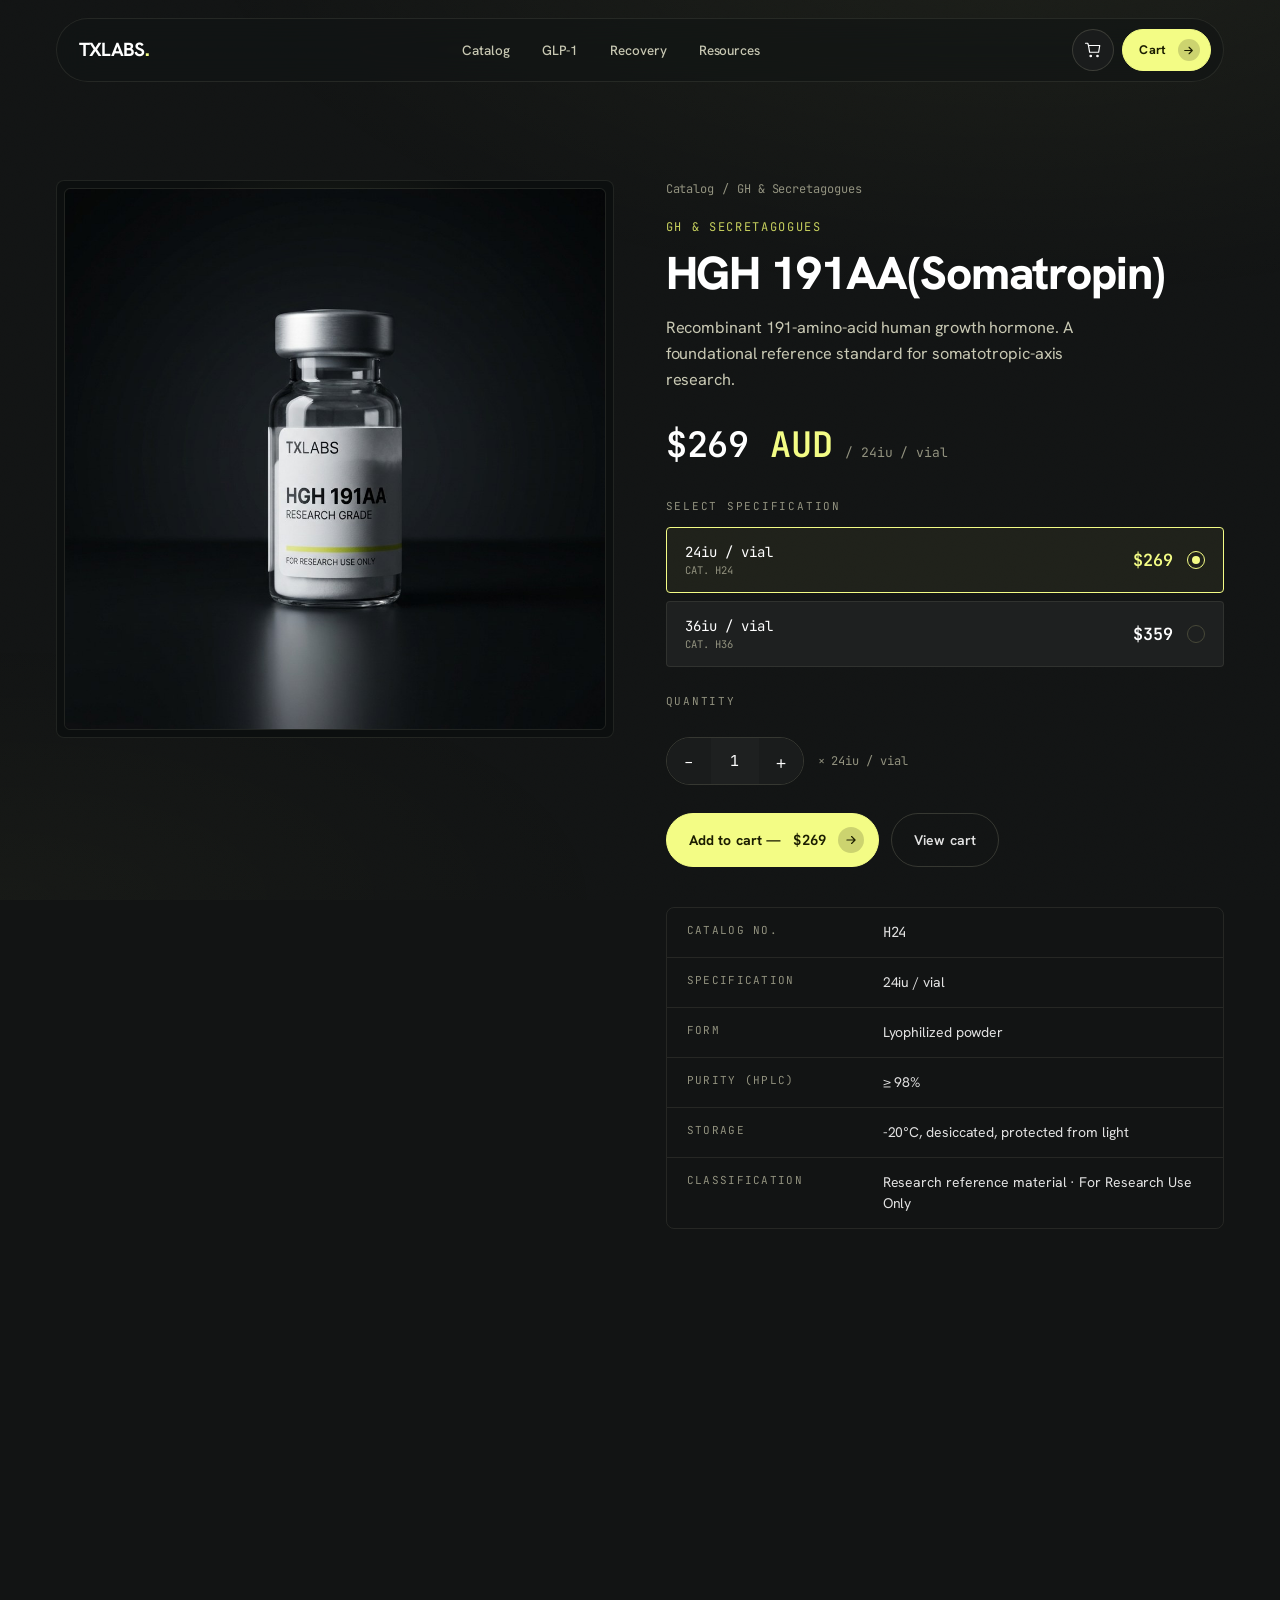
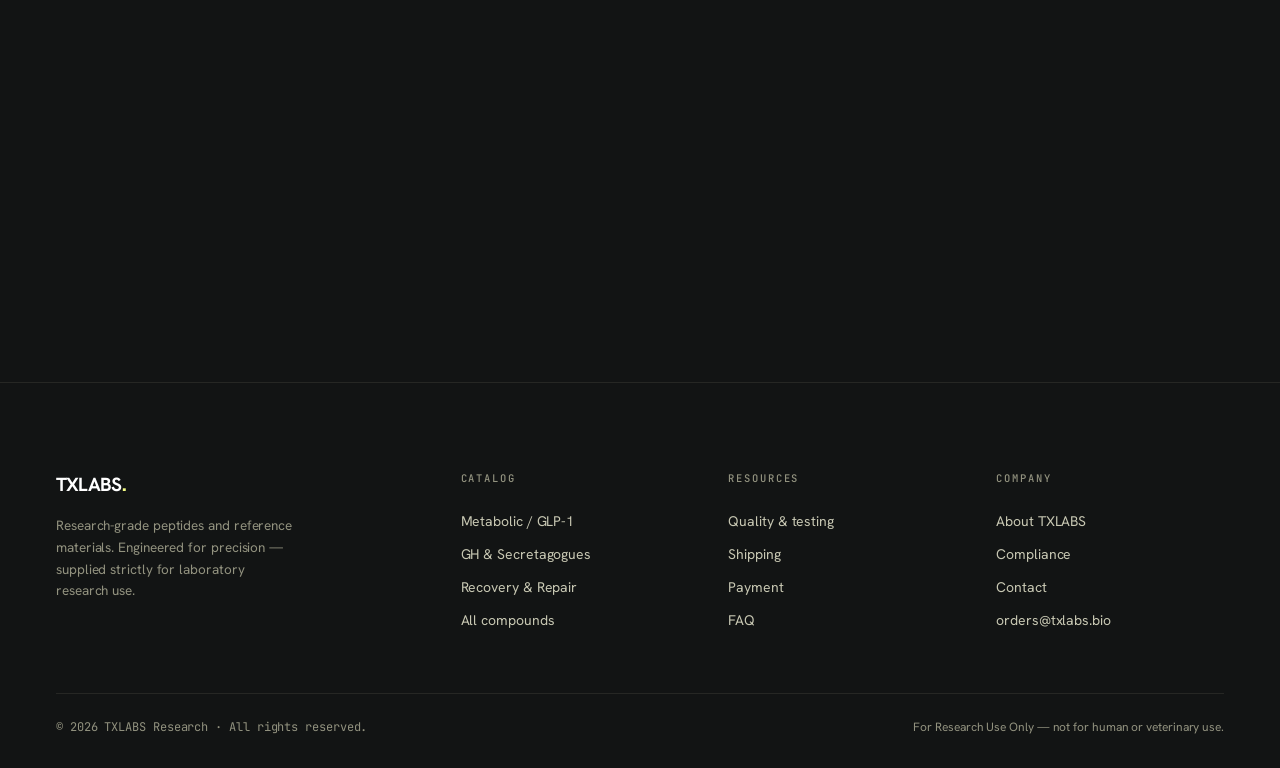
<file: product.html>
<!DOCTYPE html>
<html lang="en">
<head>
<meta charset="UTF-8">
<meta name="viewport" content="width=device-width, initial-scale=1, viewport-fit=cover">
<title>Product — TXLABS</title>
<meta name="description" content="Research-grade peptide reference material. ≥98% HPLC purity, batch-traceable, Certificate of Analysis on request. For Research Use Only.">
<link rel="icon" type="image/svg+xml" href="assets/img/favicon.svg">
<link rel="preconnect" href="https://fonts.googleapis.com"><link rel="preconnect" href="https://fonts.gstatic.com" crossorigin>
<link rel="stylesheet" href="assets/css/styles.css">
</head>
<body>

<nav class="nav"><div class="nav__inner">
  <a class="brand" href="index.html"><b>TXLABS</b><span class="dot">.</span></a>
  <div class="nav__links">
    <a href="shop.html">Catalog</a>
    <a href="shop.html?cat=Metabolic%20%26%20GLP-1">GLP-1</a>
    <a href="shop.html?cat=Recovery%20%26%20Repair">Recovery</a>
    <a href="info.html">Resources</a>
  </div>
  <div class="nav__right">
    <a class="cart-btn" href="cart.html" aria-label="Cart"><svg width="18" height="18" viewBox="0 0 24 24" fill="none" stroke="currentColor" stroke-width="1.6" stroke-linecap="round" stroke-linejoin="round"><path d="M6 6h15l-1.5 9h-12z"/><path d="M6 6L5 3H2"/><circle cx="9" cy="20" r="1"/><circle cx="18" cy="20" r="1"/></svg><span class="count">0</span></a>
    <a class="btn btn--signal btn--sm" href="cart.html">Cart <span class="ic"><svg width="13" height="13" viewBox="0 0 24 24" fill="none" stroke="currentColor" stroke-width="2" stroke-linecap="round" stroke-linejoin="round"><path d="M5 12h14M13 6l6 6-6 6"/></svg></span></a>
    <button class="burger" aria-label="Menu"><span></span><span></span></button>
  </div>
</div></nav>
<div class="mobile-menu">
  <a href="shop.html">Catalog <span>01</span></a>
  <a href="info.html">Resources <span>02</span></a>
  <a href="cart.html">Cart <span>03</span></a>
  <a href="index.html">Home <span>04</span></a>
</div>

<div class="nav-spacer"></div>

<main class="wrap section--tight">
  <div id="pd-root"></div>
  <div class="related" id="pd-related"></div>
</main>

<footer class="footer"><div class="wrap">
  <div class="footer__top">
    <div class="footer__brand">
      <a class="brand" href="index.html"><b>TXLABS</b><span class="dot">.</span></a>
      <p>Research-grade peptides and reference materials. Engineered for precision — supplied strictly for laboratory research use.</p>
    </div>
    <div class="footer__col"><h6>Catalog</h6>
      <a href="shop.html?cat=Metabolic%20%26%20GLP-1">Metabolic / GLP-1</a>
      <a href="shop.html?cat=GH%20%26%20Secretagogues">GH &amp; Secretagogues</a>
      <a href="shop.html?cat=Recovery%20%26%20Repair">Recovery &amp; Repair</a>
      <a href="shop.html">All compounds</a>
    </div>
    <div class="footer__col"><h6>Resources</h6>
      <a href="info.html#testing">Quality &amp; testing</a>
      <a href="info.html#shipping">Shipping</a>
      <a href="info.html#payment">Payment</a>
      <a href="info.html#faq">FAQ</a>
    </div>
    <div class="footer__col"><h6>Company</h6>
      <a href="info.html#about">About TXLABS</a>
      <a href="info.html#compliance">Compliance</a>
      <a href="info.html#contact">Contact</a>
      <span>orders@txlabs.bio</span>
    </div>
  </div>
  <div class="footer__bottom">
    <p>© 2026 TXLABS Research · All rights reserved.</p>
    <div class="links"><a href="info.html#compliance">For Research Use Only — not for human or veterinary use.</a></div>
  </div>
</div></footer>

<script src="assets/js/data.js"></script>
<script src="assets/js/store.js"></script>
</body>
</html>
</file>
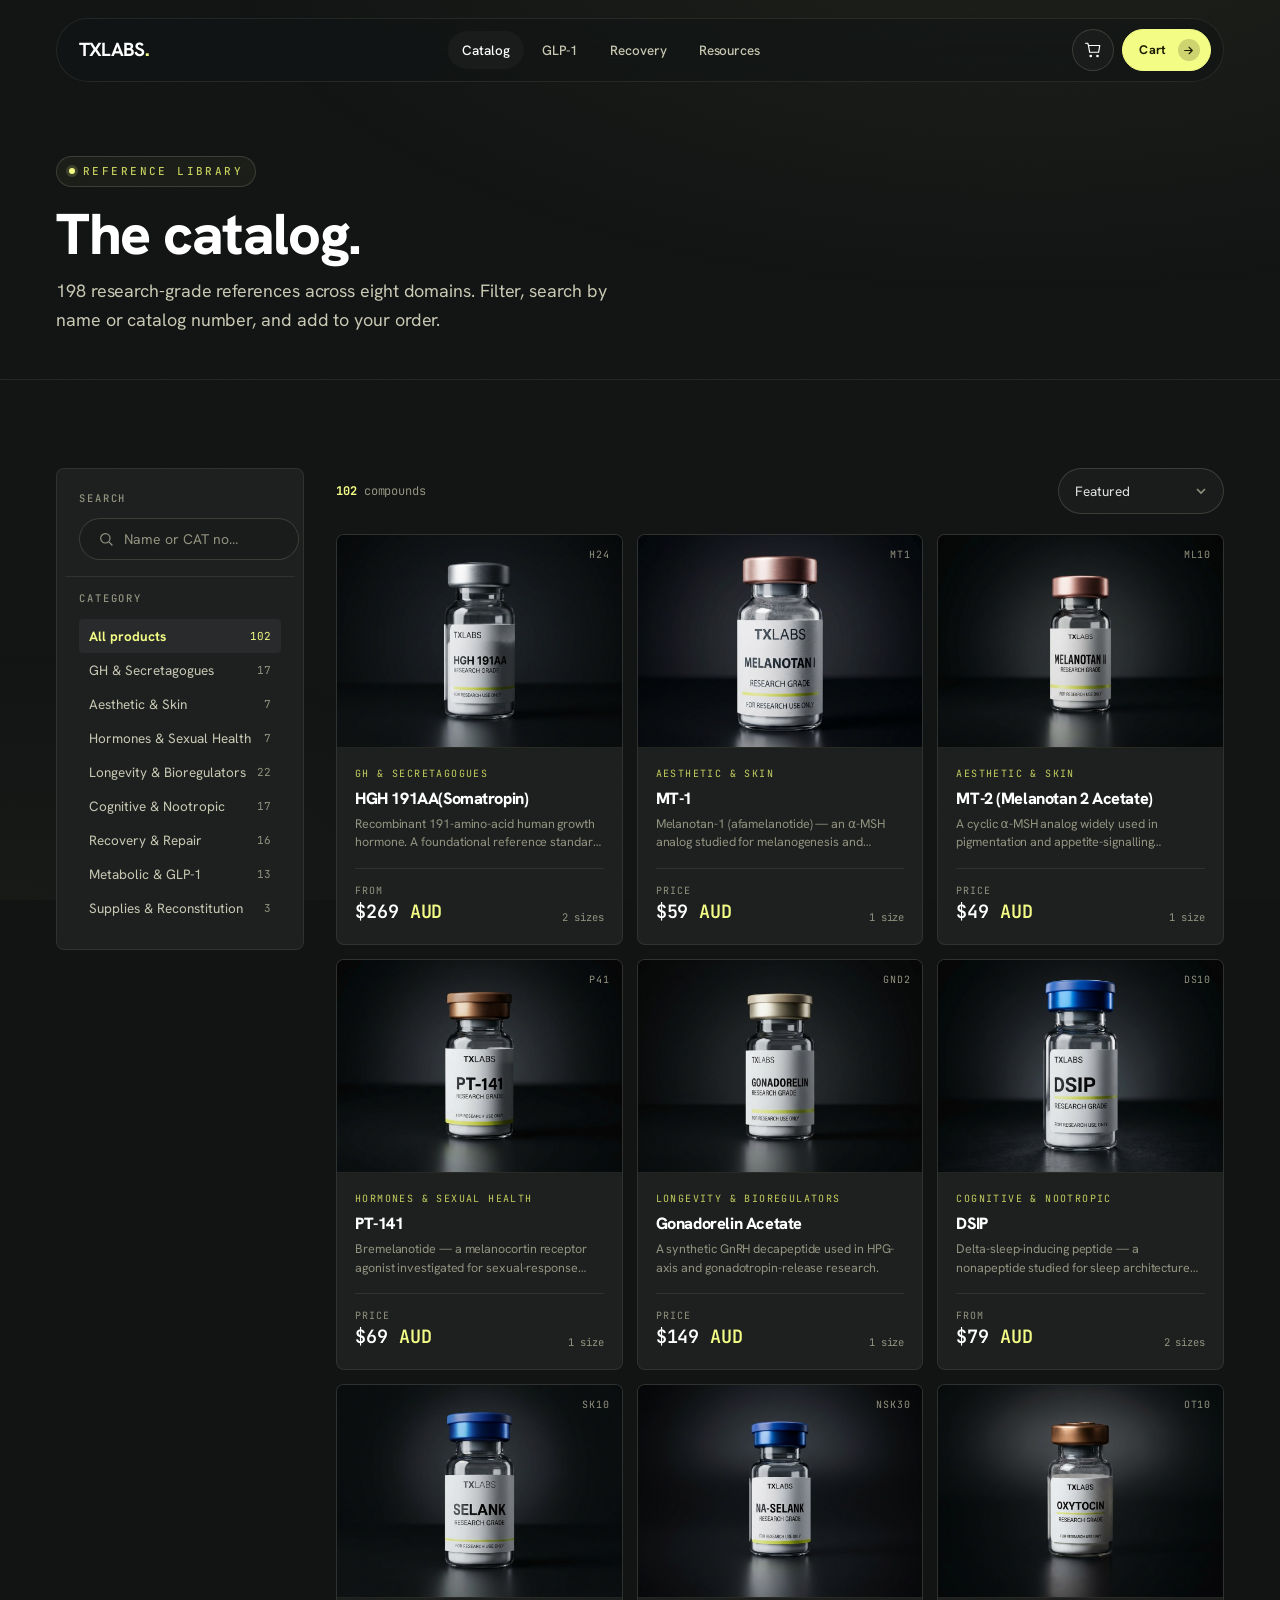
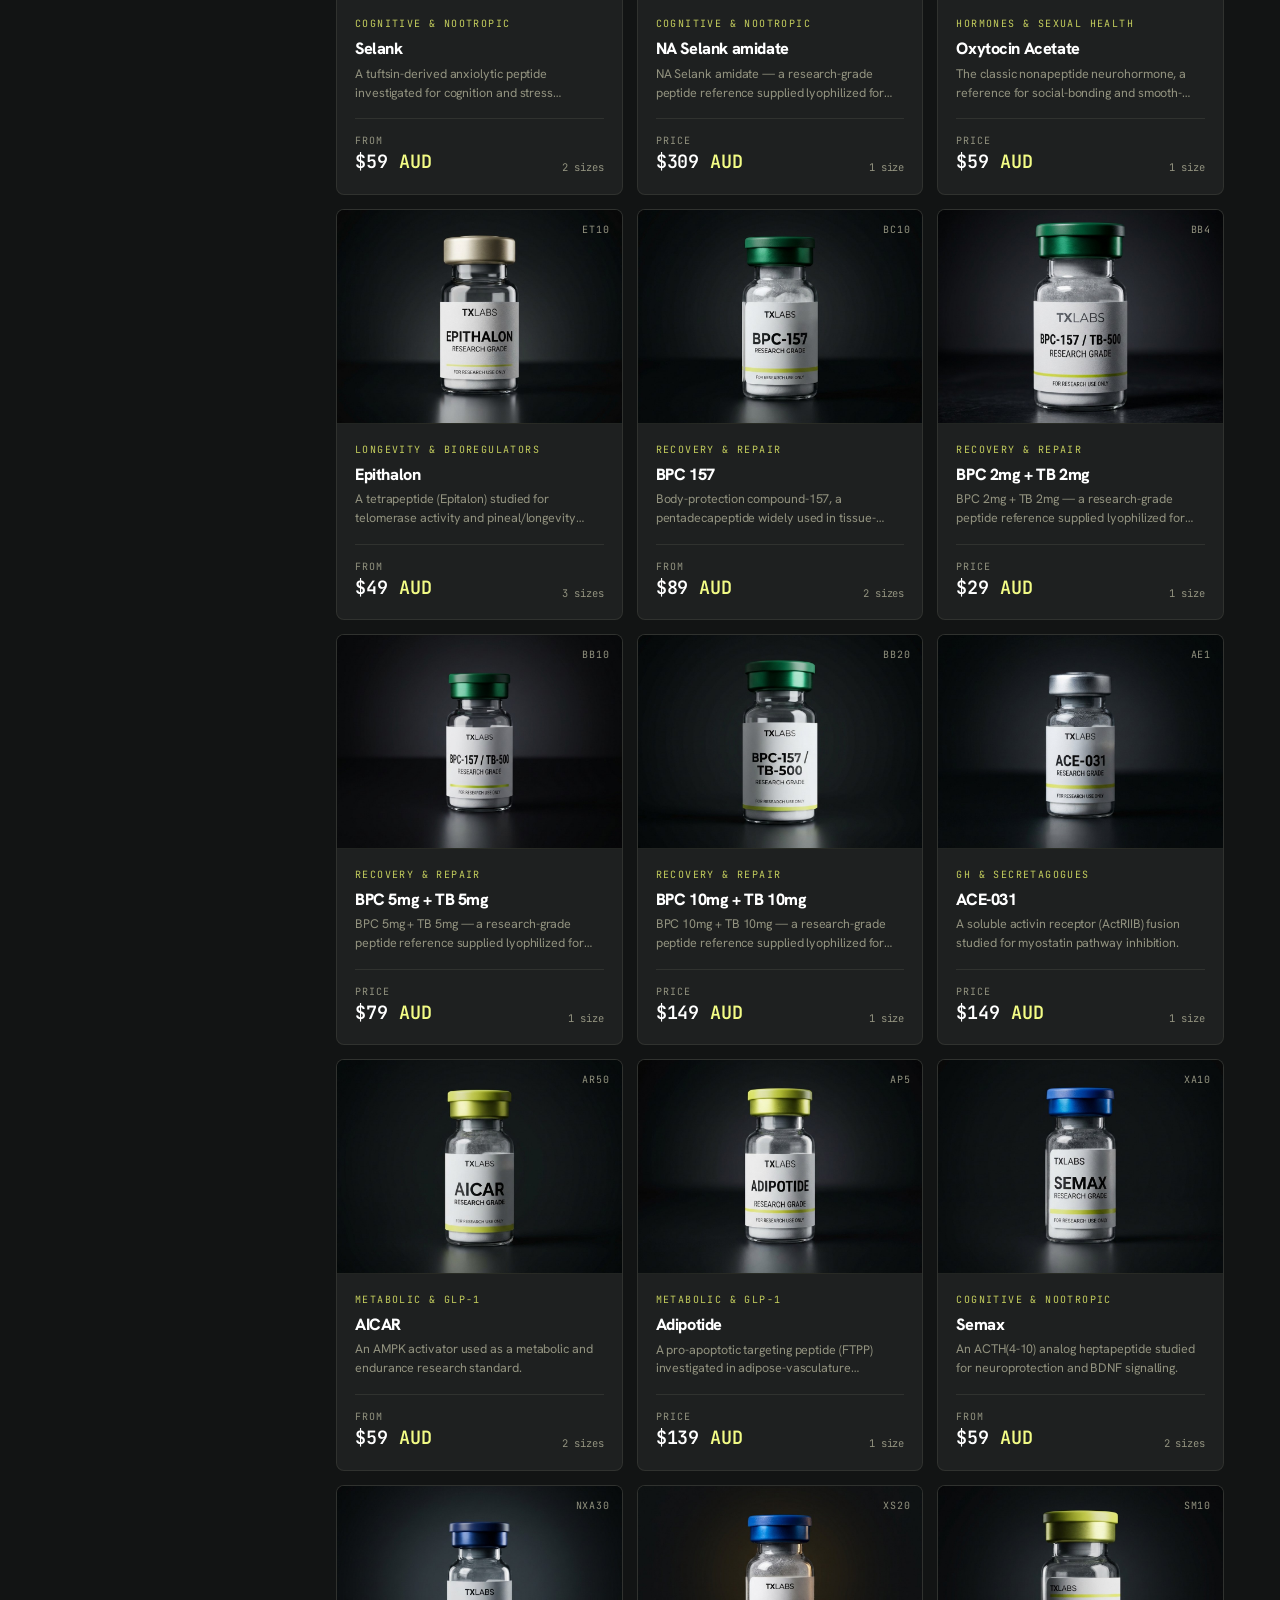
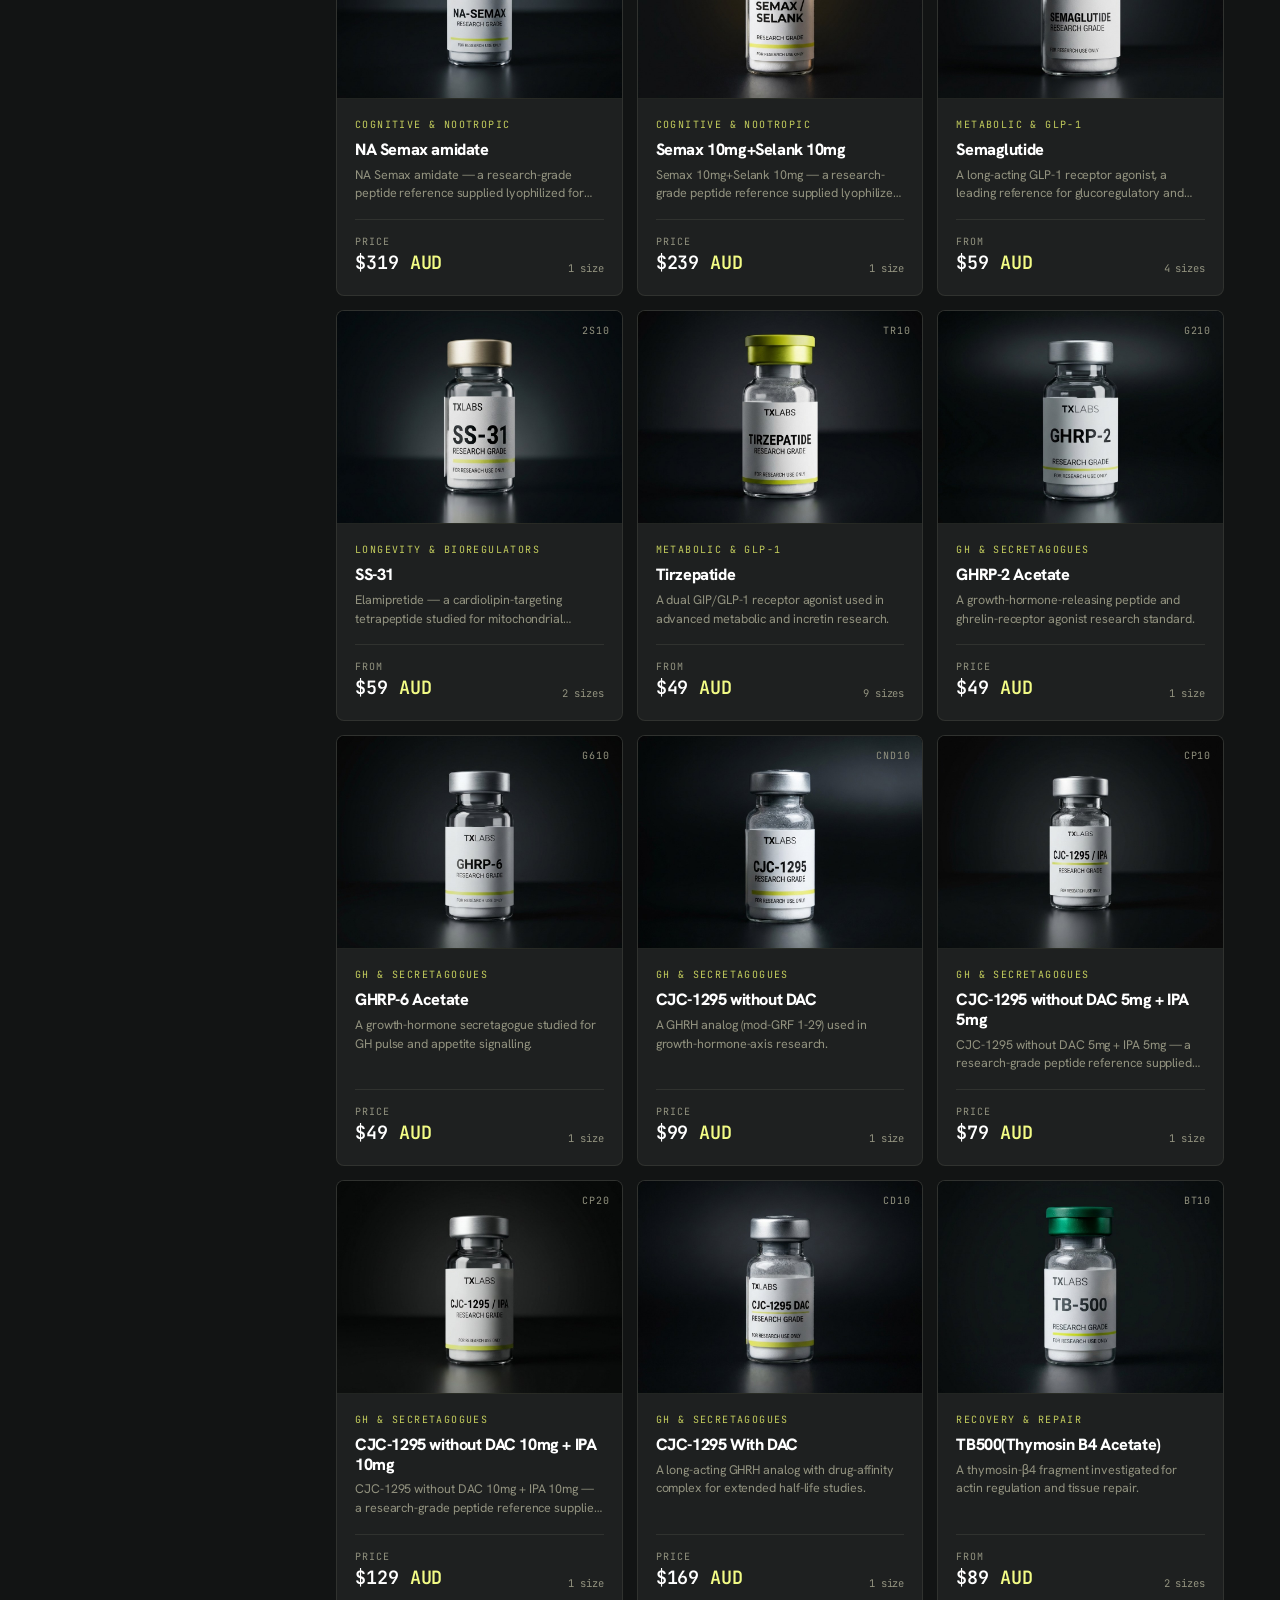
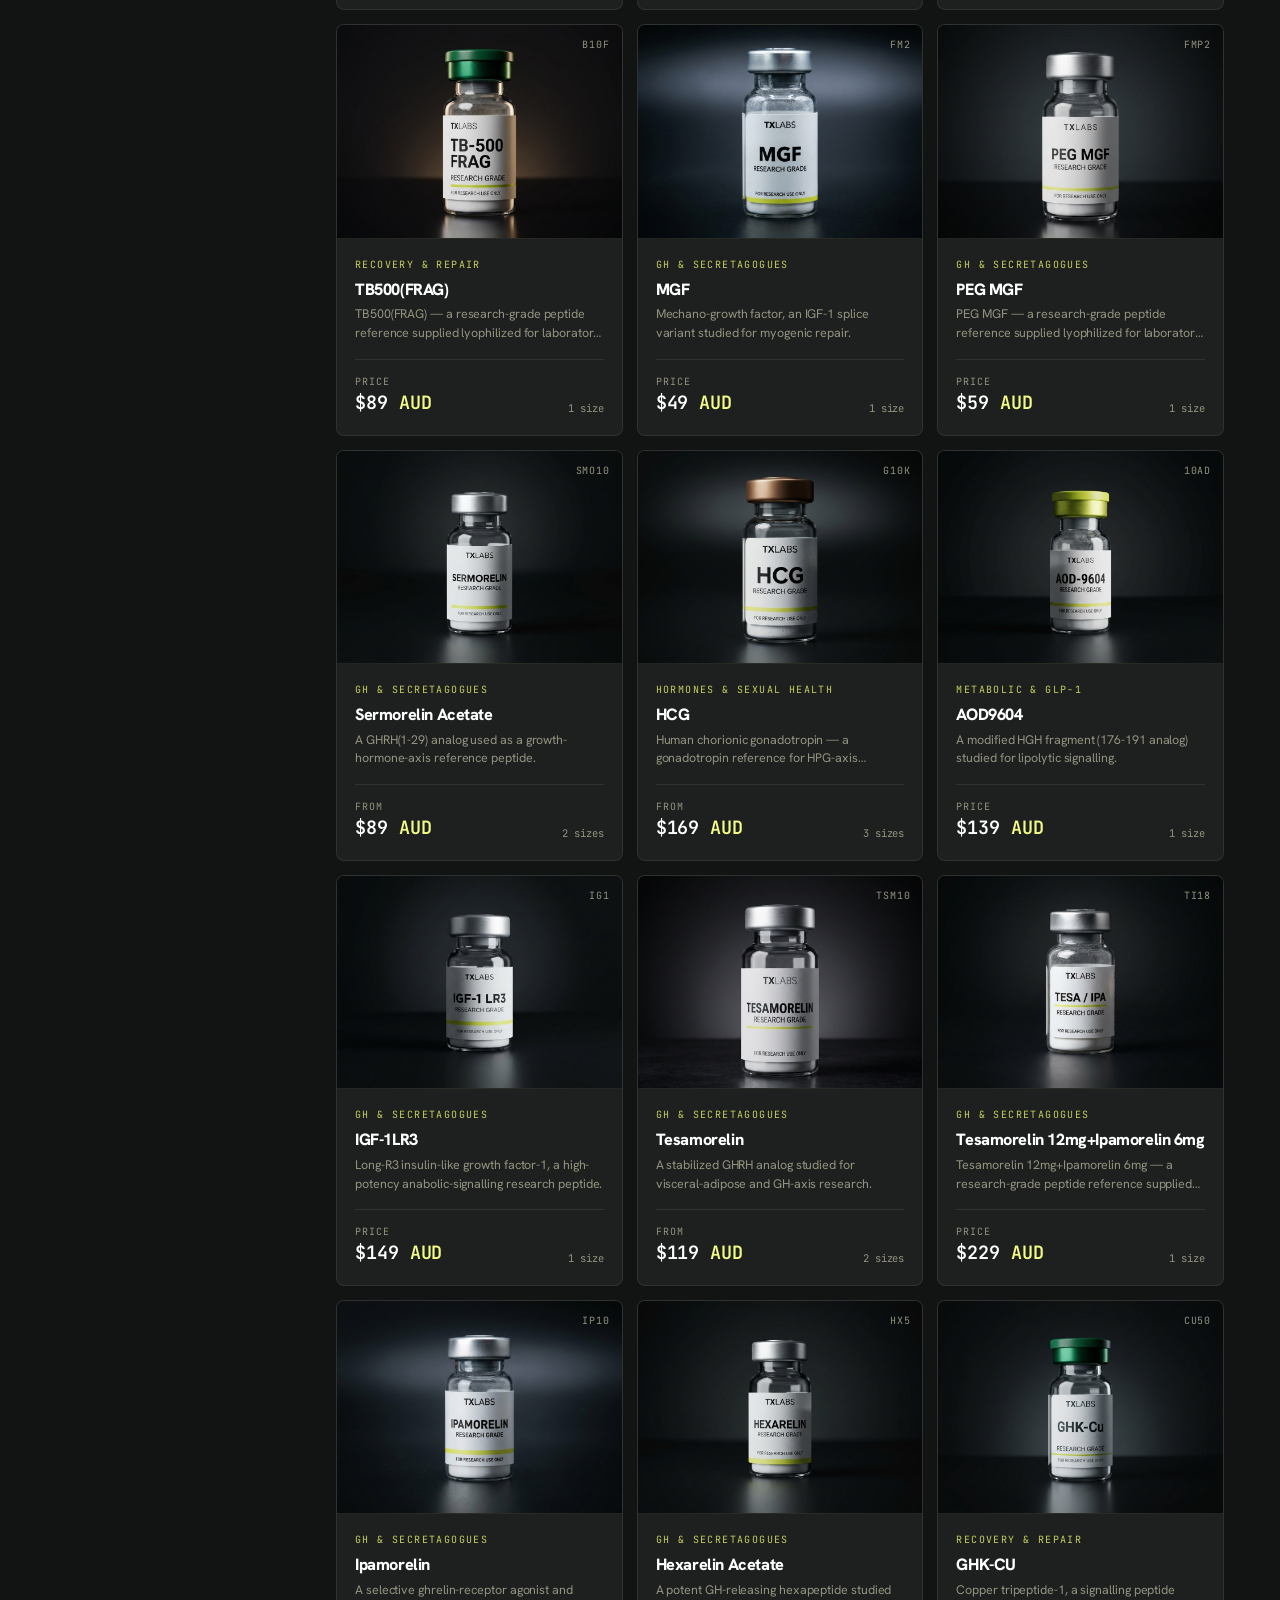
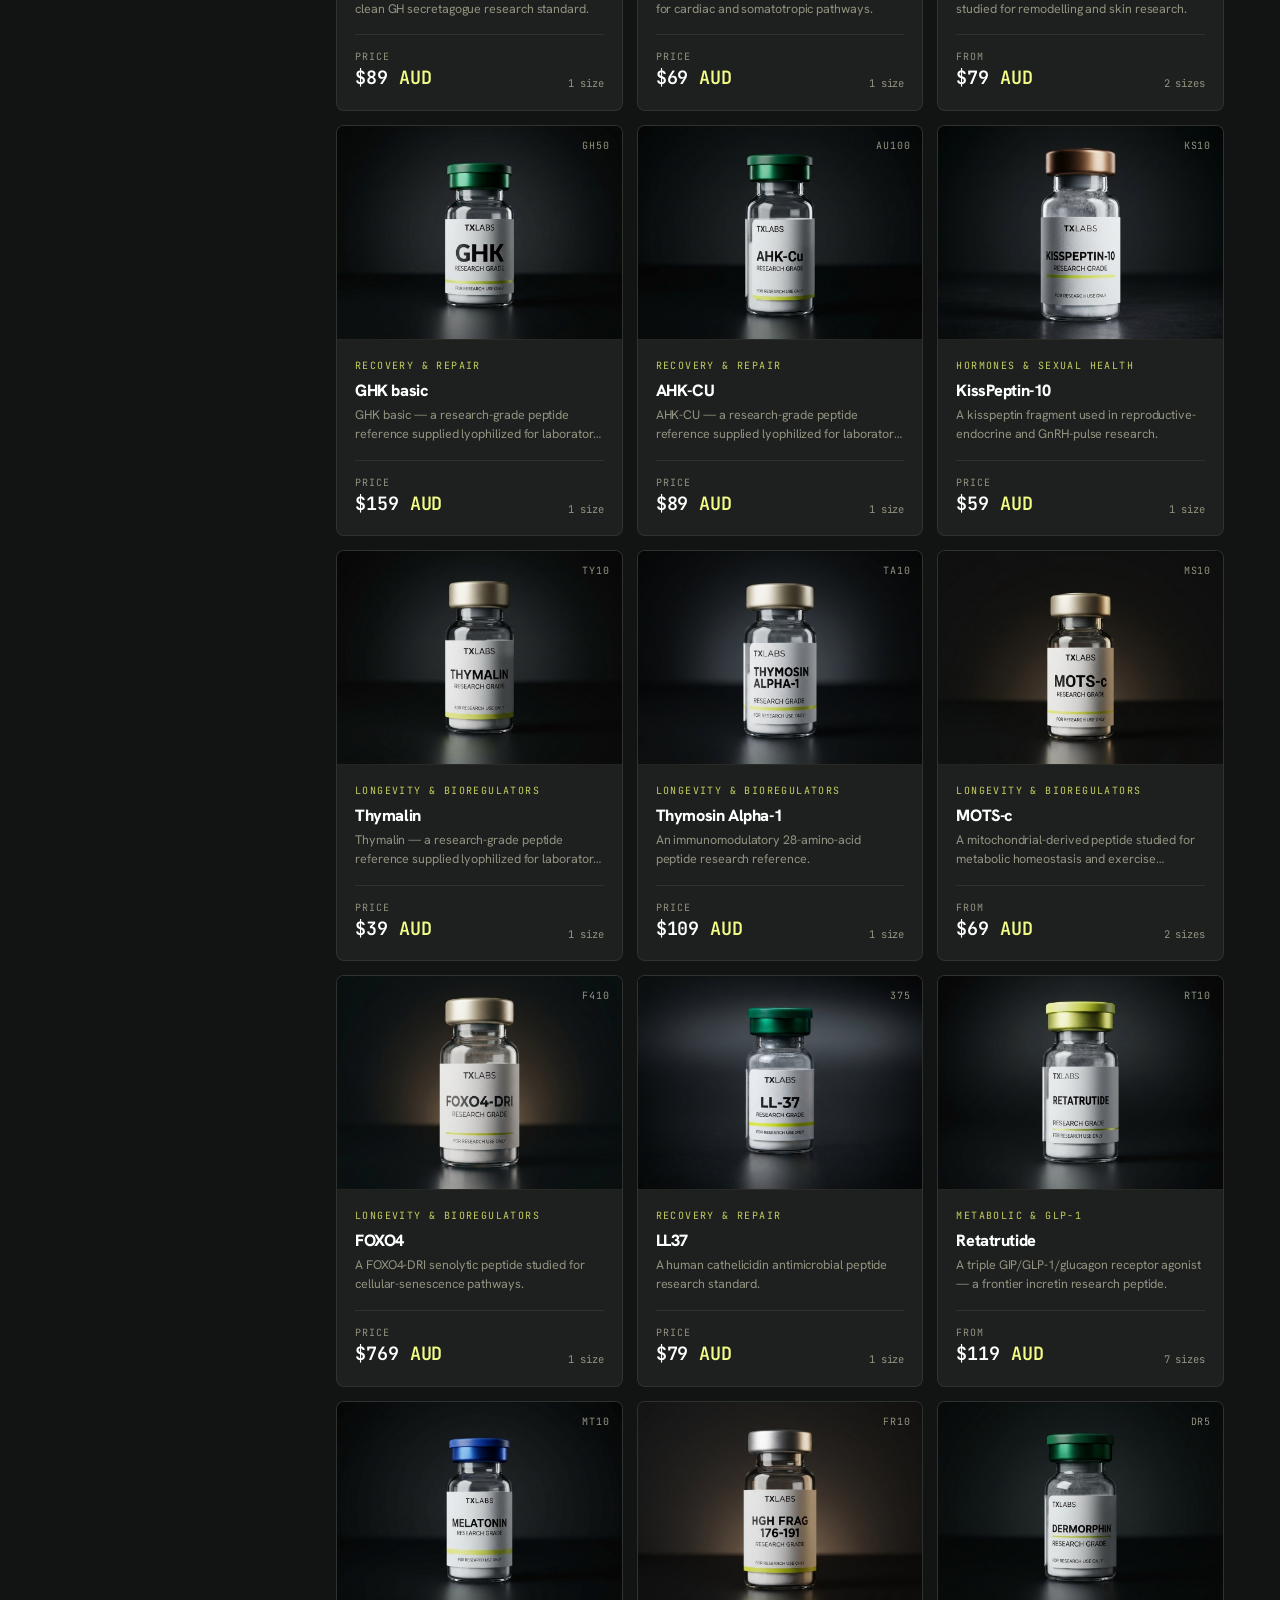
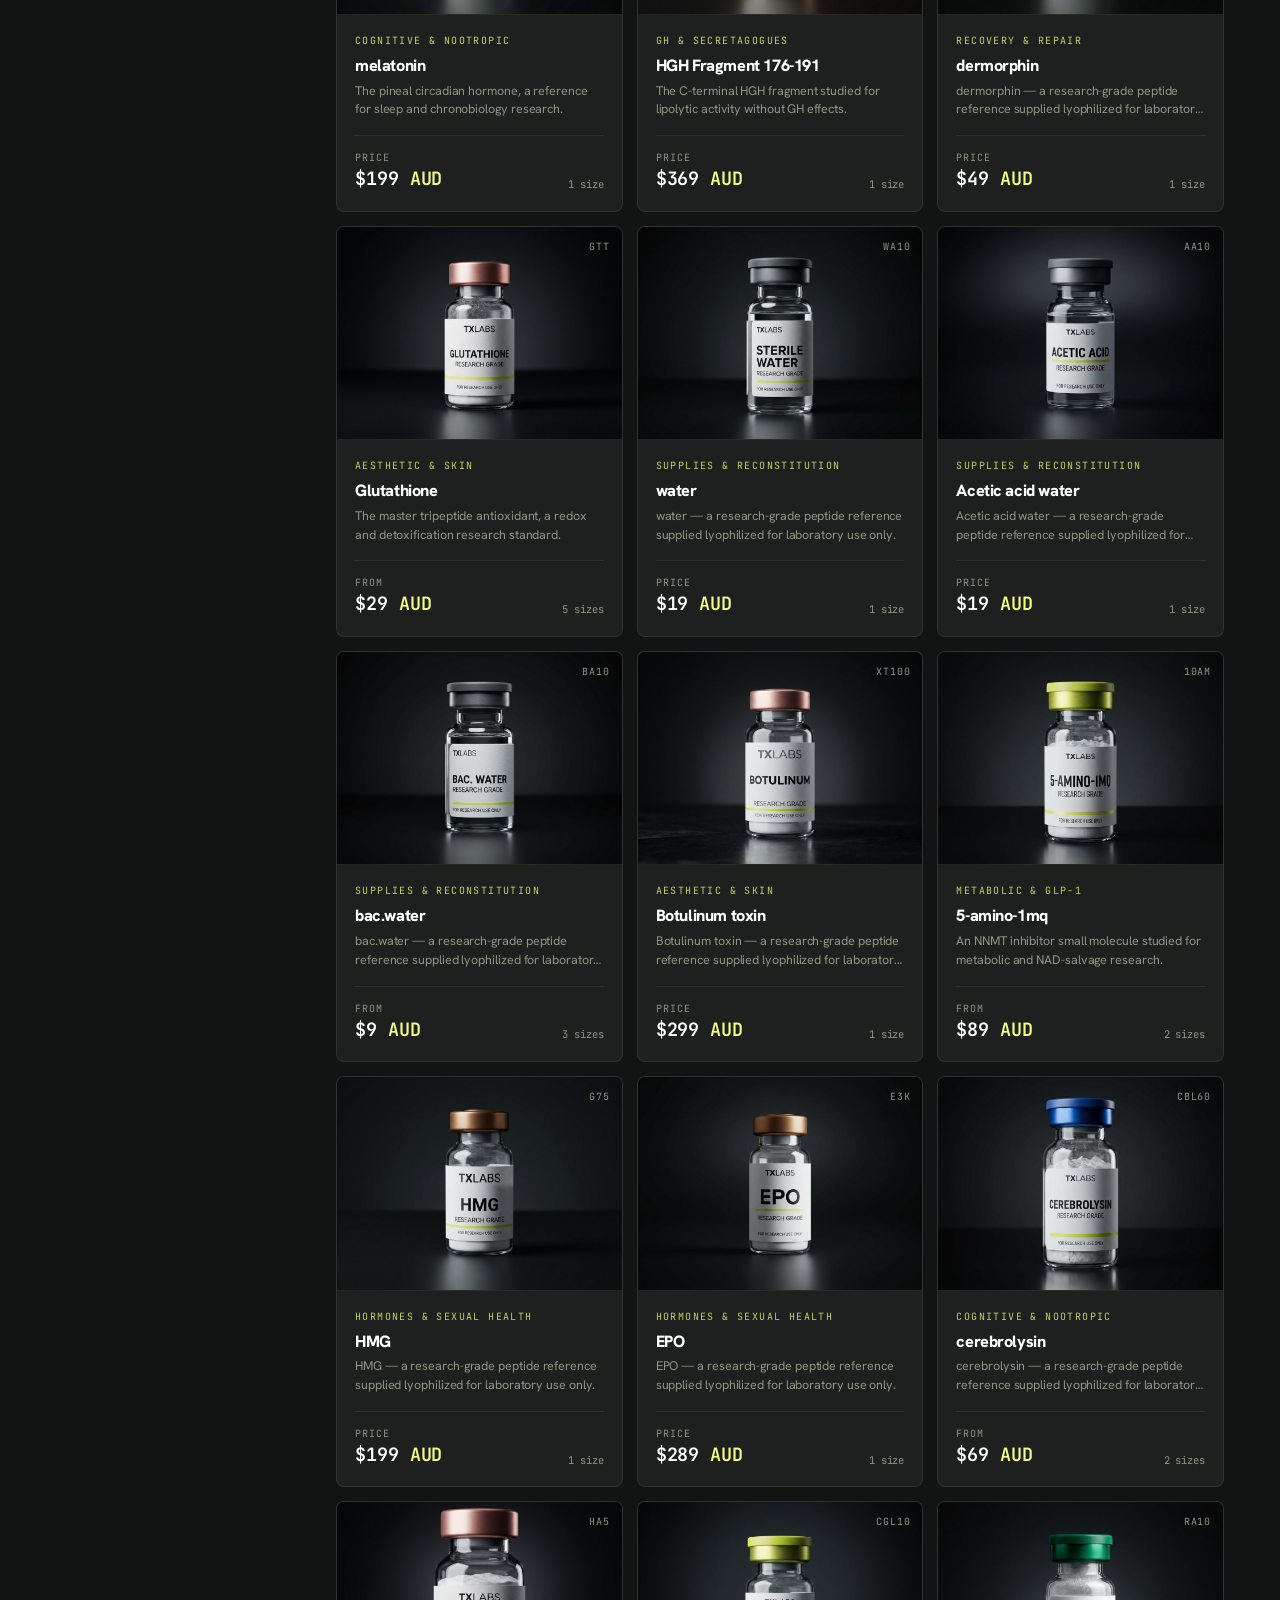
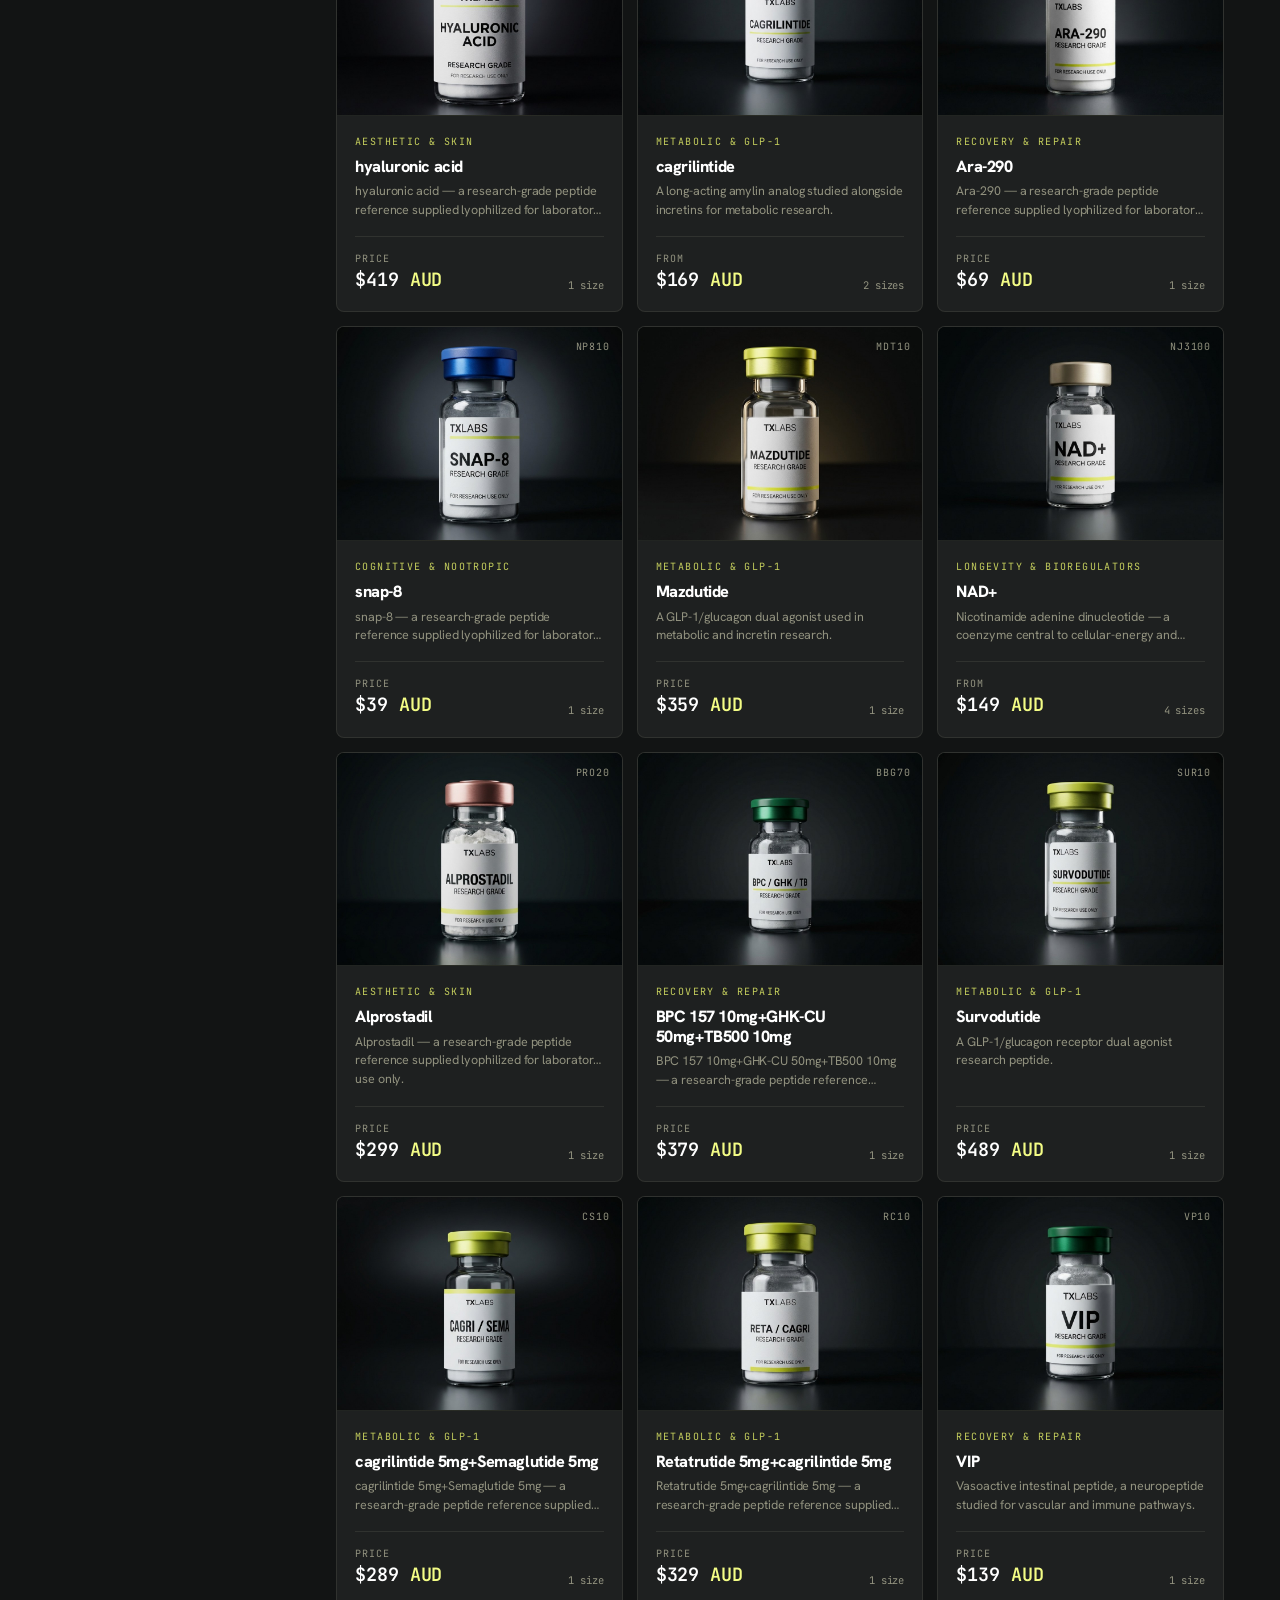
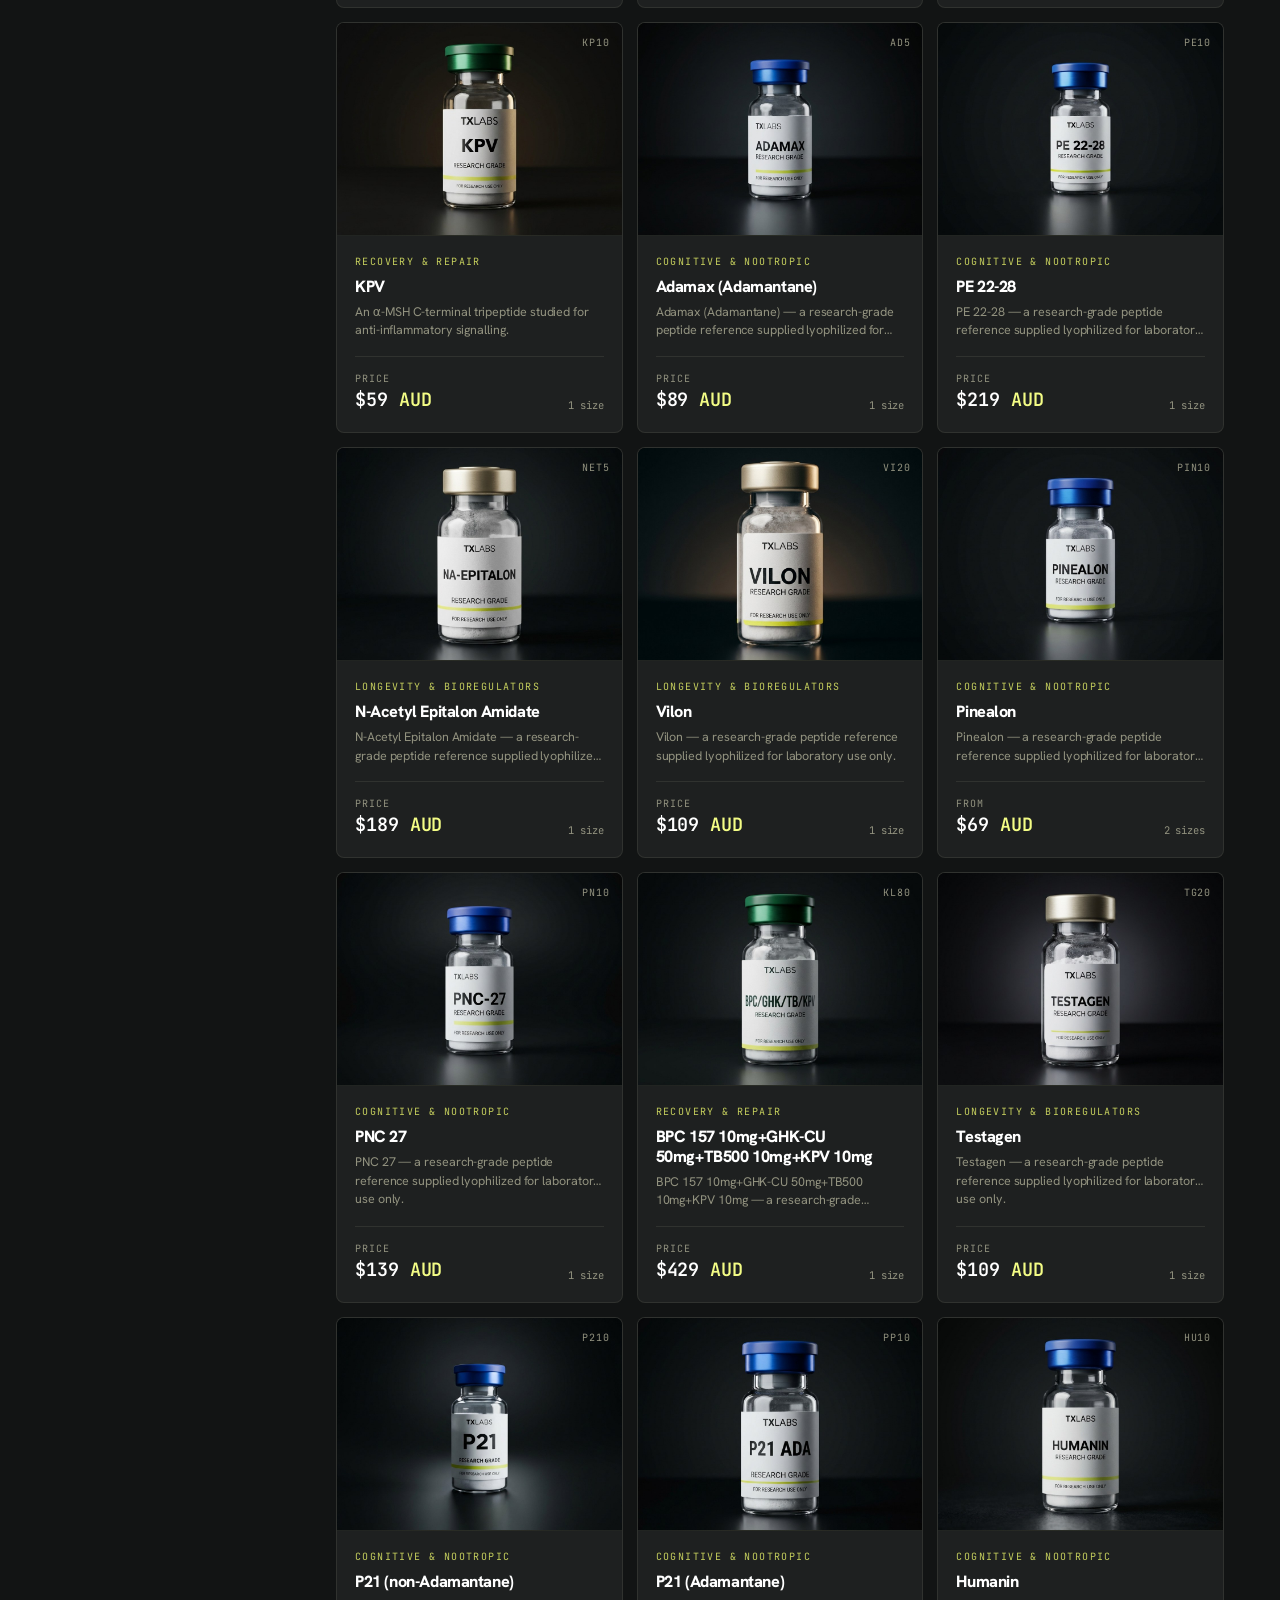
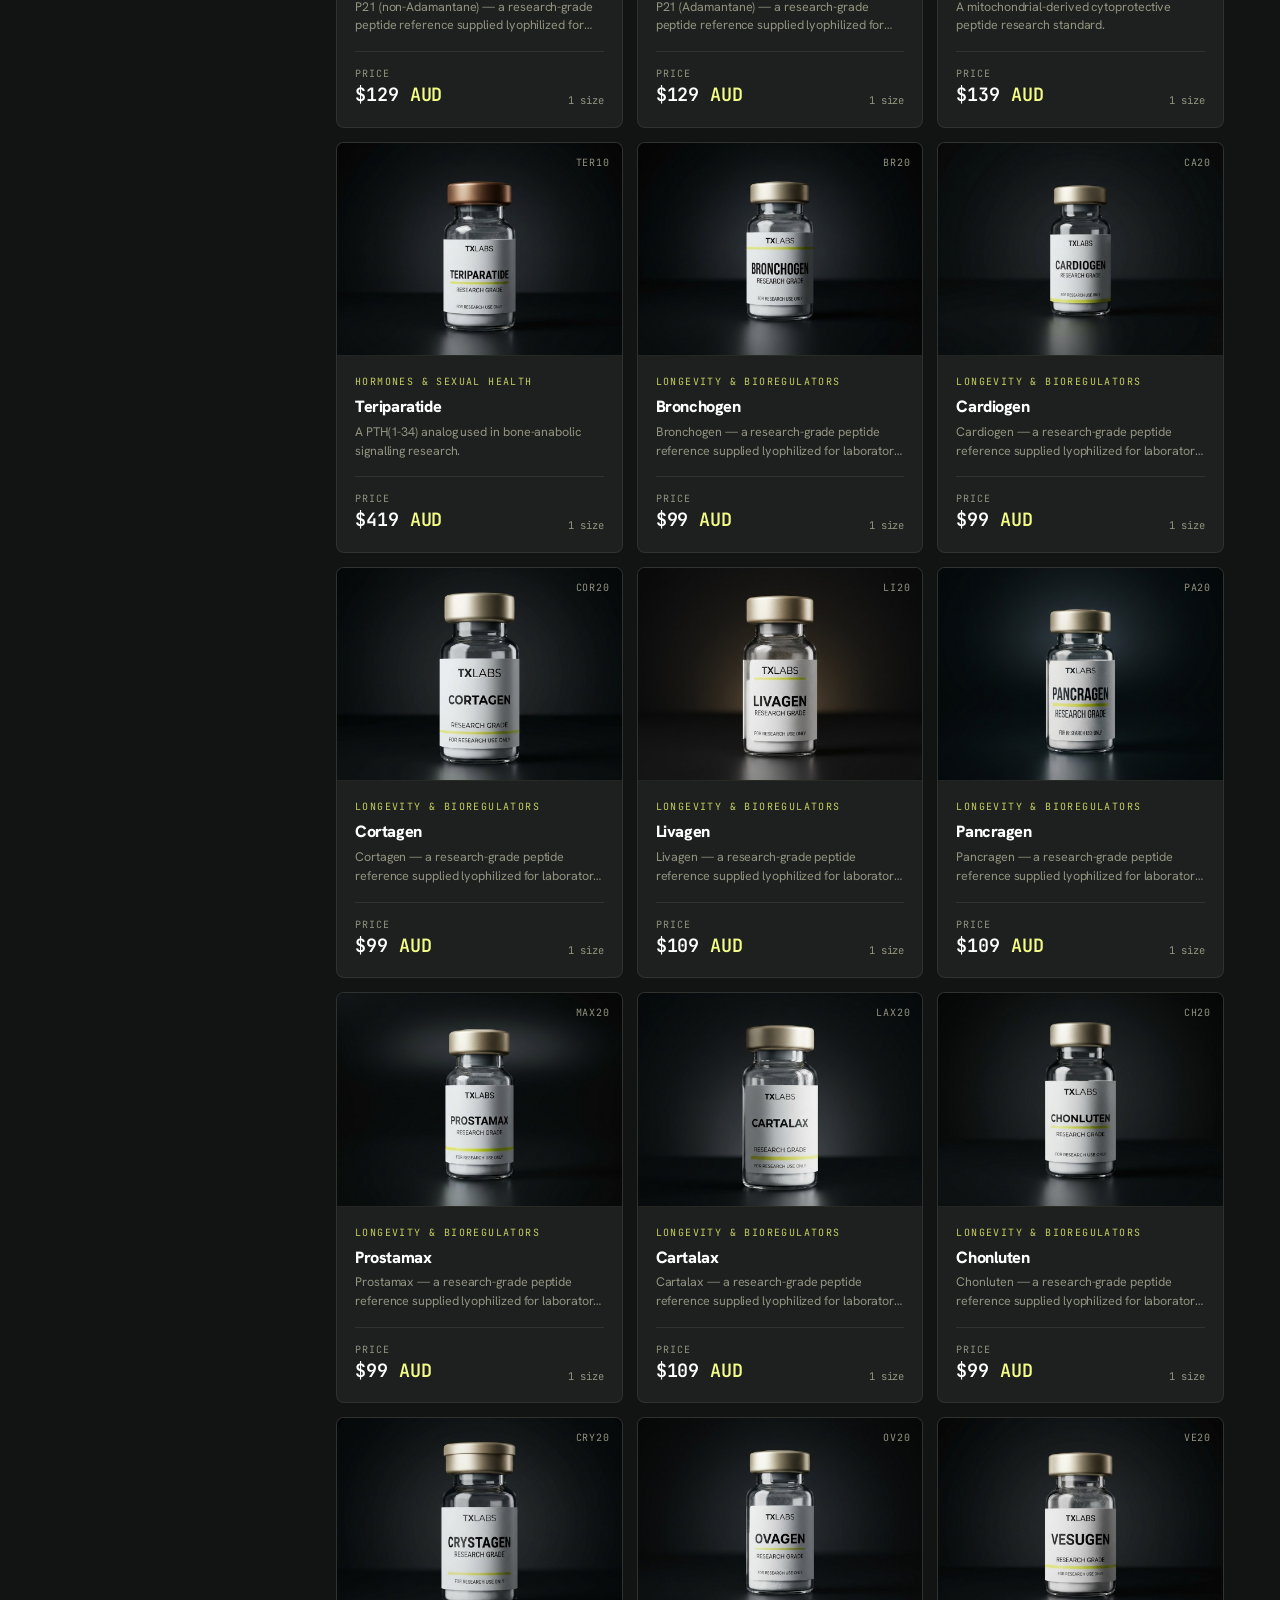
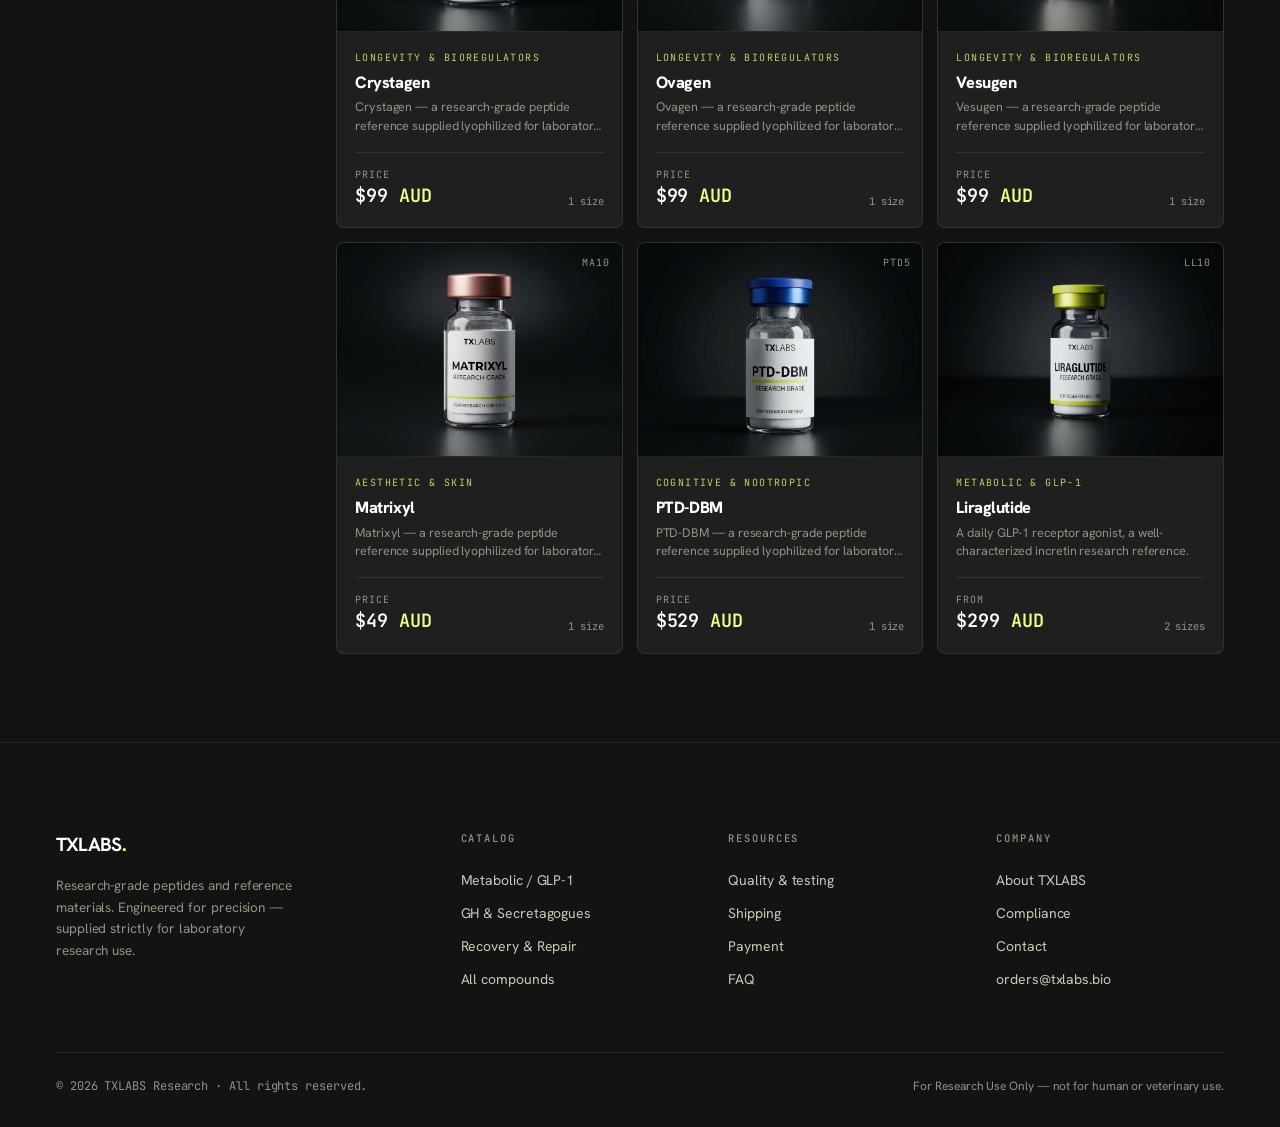
<file: shop.html>
<!DOCTYPE html>
<html lang="en">
<head>
<meta charset="UTF-8">
<meta name="viewport" content="width=device-width, initial-scale=1, viewport-fit=cover">
<title>Catalog — TXLABS Research Peptides</title>
<meta name="description" content="Browse 198 research-grade peptide references — GLP-1s, growth hormone secretagogues, recovery, nootropics, bioregulators and more. ≥98% HPLC purity.">
<link rel="icon" type="image/svg+xml" href="assets/img/favicon.svg">
<link rel="preconnect" href="https://fonts.googleapis.com"><link rel="preconnect" href="https://fonts.gstatic.com" crossorigin>
<link rel="stylesheet" href="assets/css/styles.css">
</head>
<body>

<nav class="nav"><div class="nav__inner">
  <a class="brand" href="index.html"><b>TXLABS</b><span class="dot">.</span></a>
  <div class="nav__links">
    <a href="shop.html" class="active">Catalog</a>
    <a href="shop.html?cat=Metabolic%20%26%20GLP-1">GLP-1</a>
    <a href="shop.html?cat=Recovery%20%26%20Repair">Recovery</a>
    <a href="info.html">Resources</a>
  </div>
  <div class="nav__right">
    <a class="cart-btn" href="cart.html" aria-label="Cart"><svg width="18" height="18" viewBox="0 0 24 24" fill="none" stroke="currentColor" stroke-width="1.6" stroke-linecap="round" stroke-linejoin="round"><path d="M6 6h15l-1.5 9h-12z"/><path d="M6 6L5 3H2"/><circle cx="9" cy="20" r="1"/><circle cx="18" cy="20" r="1"/></svg><span class="count">0</span></a>
    <a class="btn btn--signal btn--sm" href="cart.html">Cart <span class="ic"><svg width="13" height="13" viewBox="0 0 24 24" fill="none" stroke="currentColor" stroke-width="2" stroke-linecap="round" stroke-linejoin="round"><path d="M5 12h14M13 6l6 6-6 6"/></svg></span></a>
    <button class="burger" aria-label="Menu"><span></span><span></span></button>
  </div>
</div></nav>
<div class="mobile-menu">
  <a href="shop.html">Catalog <span>01</span></a>
  <a href="info.html">Resources <span>02</span></a>
  <a href="cart.html">Cart <span>03</span></a>
  <a href="index.html">Home <span>04</span></a>
</div>

<div class="nav-spacer"></div>

<header class="wrap page-head">
  <div class="eyebrow reveal in"><span class="dot"></span>Reference library</div>
  <h1 class="reveal" data-d="1">The catalog.</h1>
  <p class="lead reveal" data-d="2">198 research-grade references across eight domains. Filter, search by name or catalog number, and add to your order.</p>
</header>

<section class="wrap section--tight">
  <div class="shop-layout">
    <aside class="filters">
      <div class="filters__group">
        <h5>Search</h5>
        <div class="search" style="height:42px">
          <svg width="16" height="16" viewBox="0 0 24 24" fill="none" stroke="currentColor" stroke-width="1.8" stroke-linecap="round"><circle cx="11" cy="11" r="7"/><path d="M21 21l-4-4"/></svg>
          <input id="shop-search" placeholder="Name or CAT no…" aria-label="Search compounds">
        </div>
      </div>
      <div class="filters__group">
        <h5>Category</h5>
        <div id="filter-cats"></div>
      </div>
    </aside>

    <div>
      <div class="shop-toolbar">
        <div class="search" style="display:none"></div>
        <span class="result-count" id="result-count"></span>
        <select class="select" id="shop-sort" aria-label="Sort">
          <option value="featured">Featured</option>
          <option value="price-asc">Price · low to high</option>
          <option value="price-desc">Price · high to low</option>
          <option value="az">Name · A–Z</option>
        </select>
      </div>
      <div class="grid" id="shop-grid"></div>
    </div>
  </div>
</section>

<footer class="footer"><div class="wrap">
  <div class="footer__top">
    <div class="footer__brand">
      <a class="brand" href="index.html"><b>TXLABS</b><span class="dot">.</span></a>
      <p>Research-grade peptides and reference materials. Engineered for precision — supplied strictly for laboratory research use.</p>
    </div>
    <div class="footer__col"><h6>Catalog</h6>
      <a href="shop.html?cat=Metabolic%20%26%20GLP-1">Metabolic / GLP-1</a>
      <a href="shop.html?cat=GH%20%26%20Secretagogues">GH &amp; Secretagogues</a>
      <a href="shop.html?cat=Recovery%20%26%20Repair">Recovery &amp; Repair</a>
      <a href="shop.html">All compounds</a>
    </div>
    <div class="footer__col"><h6>Resources</h6>
      <a href="info.html#testing">Quality &amp; testing</a>
      <a href="info.html#shipping">Shipping</a>
      <a href="info.html#payment">Payment</a>
      <a href="info.html#faq">FAQ</a>
    </div>
    <div class="footer__col"><h6>Company</h6>
      <a href="info.html#about">About TXLABS</a>
      <a href="info.html#compliance">Compliance</a>
      <a href="info.html#contact">Contact</a>
      <span>orders@txlabs.bio</span>
    </div>
  </div>
  <div class="footer__bottom">
    <p>© 2026 TXLABS Research · All rights reserved.</p>
    <div class="links"><a href="info.html#compliance">For Research Use Only — not for human or veterinary use.</a></div>
  </div>
</div></footer>

<script src="assets/js/data.js"></script>
<script src="assets/js/store.js"></script>
</body>
</html>
</file>
<file: assets/css/styles.css>
/* ============================================================
   TXLABS — High-Contrast Tech / Minimalist-Brutalism
   Design tokens sourced from DESIGN.md
   ============================================================ */

@import url('https://fonts.googleapis.com/css2?family=Hanken+Grotesk:wght@400;500;600;700;800;900&family=JetBrains+Mono:wght@400;500;600&display=swap');

:root {
  /* Surfaces */
  --bg:               #121414;
  --surface:          #121414;
  --c-lowest:         #0c0f0f;
  --c-low:            #1a1c1c;
  --c:                #1e2020;
  --c-high:           #282a2b;
  --c-highest:        #333535;

  /* Text */
  --on-surface:       #e2e2e2;
  --on-variant:       #c8c8b3;
  --muted:            #92927f;

  /* Lines */
  --outline:          #474838;
  --hairline:         rgba(146,146,127,0.16);
  --hairline-strong:  rgba(146,146,127,0.28);

  /* Signal accent */
  --signal:           #f3fc85;
  --signal-dim:       #c5ce5d;
  --signal-deep:      #5d6300;
  --on-signal:        #1b1d00;
  --signal-glow:      rgba(243,252,133,0.16);

  /* Status */
  --warn:             #ffb558;
  --error:            #ffb4ab;
  --ok:               var(--signal);

  /* Geometry */
  --r-sm: 2px;
  --r:    4px;
  --r-md: 6px;
  --r-lg: 8px;
  --r-xl: 12px;
  --maxw: 1440px;
  --pad-x: clamp(16px, 5vw, 56px);

  /* Motion */
  --ease: cubic-bezier(0.32, 0.72, 0, 1);
  --ease-out: cubic-bezier(0.16, 1, 0.3, 1);

  --font: 'Hanken Grotesk', system-ui, sans-serif;
  --mono: 'JetBrains Mono', ui-monospace, monospace;
}

* { box-sizing: border-box; margin: 0; padding: 0; }

html { scroll-behavior: smooth; -webkit-text-size-adjust: 100%; }

body {
  font-family: var(--font);
  background: var(--bg);
  color: var(--on-surface);
  font-size: 16px;
  line-height: 1.5;
  letter-spacing: -0.005em;
  -webkit-font-smoothing: antialiased;
  text-rendering: optimizeLegibility;
  overflow-x: hidden;
  min-height: 100dvh;
}

/* Fixed grain + vignette texture (pointer-events none) */
body::before {
  content: "";
  position: fixed; inset: 0; z-index: 1;
  pointer-events: none;
  background:
    radial-gradient(120% 80% at 80% -10%, rgba(243,252,133,0.05), transparent 55%),
    radial-gradient(100% 60% at 0% 100%, rgba(243,252,133,0.025), transparent 50%);
}
body::after {
  content: "";
  position: fixed; inset: 0; z-index: 2;
  pointer-events: none; opacity: 0.035; mix-blend-mode: overlay;
  background-image: url("data:image/svg+xml,%3Csvg xmlns='http://www.w3.org/2000/svg' width='160' height='160'%3E%3Cfilter id='n'%3E%3CfeTurbulence type='fractalNoise' baseFrequency='0.9' numOctaves='2'/%3E%3C/filter%3E%3Crect width='100%25' height='100%25' filter='url(%23n)'/%3E%3C/svg%3E");
}

img { max-width: 100%; display: block; }
a { color: inherit; text-decoration: none; }
button { font-family: inherit; cursor: pointer; }
::selection { background: var(--signal); color: var(--on-signal); }

/* Scrollbar */
::-webkit-scrollbar { width: 10px; height: 10px; }
::-webkit-scrollbar-track { background: var(--c-lowest); }
::-webkit-scrollbar-thumb { background: var(--c-high); border-radius: 99px; border: 2px solid var(--c-lowest); }
::-webkit-scrollbar-thumb:hover { background: var(--outline); }

/* ---------- Layout primitives ---------- */
.wrap { width: 100%; max-width: var(--maxw); margin-inline: auto; padding-inline: var(--pad-x); position: relative; z-index: 3; }
.section { padding-block: clamp(72px, 11vw, 160px); position: relative; z-index: 3; }
.section--tight { padding-block: clamp(48px, 7vw, 88px); }

/* ---------- Typography ---------- */
.eyebrow {
  display: inline-flex; align-items: center; gap: 8px;
  font-family: var(--mono);
  font-size: 11px; font-weight: 500;
  text-transform: uppercase; letter-spacing: 0.22em;
  color: var(--signal-dim);
  padding: 6px 12px;
  border: 1px solid var(--hairline-strong);
  border-radius: 99px;
  background: rgba(243,252,133,0.04);
}
.eyebrow .dot { width: 6px; height: 6px; border-radius: 99px; background: var(--signal); box-shadow: 0 0 0 3px var(--signal-glow); animation: pulse 2.4s var(--ease) infinite; }
@keyframes pulse { 0%,100%{ opacity:1 } 50%{ opacity:.35 } }

h1,h2,h3,h4 { font-weight: 800; letter-spacing: -0.025em; line-height: 1.02; color: #fff; }
.h-xl { font-size: clamp(2.6rem, 7vw, 5.4rem); font-weight: 900; letter-spacing: -0.04em; }
.h-lg { font-size: clamp(2rem, 4.4vw, 3.4rem); letter-spacing: -0.03em; }
.h-md { font-size: clamp(1.4rem, 2.6vw, 2rem); letter-spacing: -0.02em; }
.lead { font-size: clamp(1rem, 1.4vw, 1.18rem); color: var(--on-variant); max-width: 56ch; line-height: 1.6; }
.mono { font-family: var(--mono); }
.muted { color: var(--muted); }
.accent { color: var(--signal); }

.label-caps { font-family: var(--mono); font-size: 11px; font-weight: 500; letter-spacing: 0.18em; text-transform: uppercase; color: var(--muted); }

/* ---------- Buttons ---------- */
.btn {
  --bg: var(--c); --fg: #fff; --bd: var(--hairline-strong);
  position: relative;
  display: inline-flex; align-items: center; gap: 12px;
  font-weight: 600; font-size: 14px; letter-spacing: 0.01em;
  padding: 13px 14px 13px 22px;
  border-radius: 99px;
  background: var(--bg); color: var(--fg);
  border: 1px solid var(--bd);
  transition: transform .5s var(--ease), background .35s var(--ease), border-color .35s var(--ease), color .35s var(--ease);
  white-space: nowrap;
}
.btn .ic {
  display: inline-flex; align-items: center; justify-content: center;
  width: 26px; height: 26px; border-radius: 99px;
  background: rgba(255,255,255,0.08);
  transition: transform .5s var(--ease), background .35s var(--ease);
}
.btn:hover .ic { transform: translate(3px,-1px) rotate(0deg); background: rgba(0,0,0,0.18); }
.btn:active { transform: scale(0.975); }

.btn--signal { --bg: var(--signal); --fg: var(--on-signal); --bd: var(--signal); font-weight: 700; }
.btn--signal .ic { background: rgba(0,0,0,0.16); }
.btn--signal:hover { --bg: #fbffb0; box-shadow: 0 0 0 1px var(--signal), 0 8px 40px -12px var(--signal-glow); }

.btn--ghost { --bg: transparent; --fg: var(--on-surface); --bd: var(--hairline-strong); padding: 13px 22px; }
.btn--ghost:hover { --bg: var(--c-low); --fg: #fff; border-color: var(--signal-dim); }
.btn--ghost.no-ic { gap: 0; }

.btn--outline-signal { --bg: transparent; --fg: var(--signal); --bd: var(--signal-dim); }
.btn--outline-signal:hover { --bg: var(--signal); --fg: var(--on-signal); }

.btn--sm { padding: 9px 10px 9px 16px; font-size: 12.5px; }
.btn--sm .ic { width: 22px; height: 22px; }
.btn--block { width: 100%; justify-content: center; }
.btn[disabled] { opacity: .4; pointer-events: none; }

/* ---------- Nav ---------- */
.nav-spacer { height: 92px; }
.nav {
  position: fixed; top: 0; left: 0; right: 0; z-index: 90;
  display: flex; justify-content: center;
  padding: 18px var(--pad-x);
  transition: padding .5s var(--ease);
}
.nav__inner {
  width: 100%; max-width: var(--maxw);
  display: flex; align-items: center; justify-content: space-between;
  gap: 24px;
  padding: 10px 12px 10px 22px;
  border-radius: 99px;
  border: 1px solid var(--hairline);
  background: rgba(18,20,20,0.6);
  backdrop-filter: blur(20px) saturate(140%);
  -webkit-backdrop-filter: blur(20px) saturate(140%);
  transition: background .5s var(--ease), border-color .5s var(--ease), box-shadow .5s var(--ease);
}
.nav.scrolled .nav__inner { background: rgba(12,15,15,0.86); border-color: var(--hairline-strong); box-shadow: 0 18px 50px -30px rgba(0,0,0,0.9); }

.brand { display: inline-flex; align-items: baseline; gap: 1px; font-weight: 900; font-size: 19px; letter-spacing: -0.04em; color: #fff; }
.brand b { color: #fff; }
.brand .dot { color: var(--signal); }

.nav__links { display: flex; align-items: center; gap: 4px; }
.nav__links a {
  font-size: 13.5px; font-weight: 500; color: var(--on-variant);
  padding: 9px 14px; border-radius: 99px;
  transition: color .3s var(--ease), background .3s var(--ease);
}
.nav__links a:hover, .nav__links a.active { color: #fff; background: var(--c-low); }

.nav__right { display: flex; align-items: center; gap: 8px; }
.cart-btn { position: relative; display: inline-flex; align-items: center; justify-content: center; width: 42px; height: 42px; border-radius: 99px; border: 1px solid var(--hairline-strong); background: var(--c-low); color: #fff; transition: border-color .3s var(--ease), background .3s var(--ease); }
.cart-btn:hover { border-color: var(--signal-dim); background: var(--c); }
.cart-btn .count {
  position: absolute; top: -5px; right: -5px;
  min-width: 19px; height: 19px; padding: 0 5px;
  display: grid; place-items: center;
  font-family: var(--mono); font-size: 10.5px; font-weight: 600;
  background: var(--signal); color: var(--on-signal);
  border-radius: 99px; border: 2px solid var(--bg);
  transform: scale(0); transition: transform .4s var(--ease);
}
.cart-btn .count.show { transform: scale(1); }

.burger { display: none; width: 42px; height: 42px; border-radius: 99px; border: 1px solid var(--hairline-strong); background: var(--c-low); position: relative; }
.burger span { position: absolute; left: 11px; right: 11px; height: 1.5px; background: #fff; transition: transform .5s var(--ease), opacity .3s var(--ease); }
.burger span:nth-child(1){ top: 16px; } .burger span:nth-child(2){ bottom: 16px; }
.burger.open span:nth-child(1){ top: 20px; transform: rotate(45deg); }
.burger.open span:nth-child(2){ bottom: 20px; transform: rotate(-45deg); }

/* Mobile menu overlay */
.mobile-menu {
  position: fixed; inset: 0; z-index: 80;
  background: rgba(12,15,15,0.94);
  backdrop-filter: blur(24px); -webkit-backdrop-filter: blur(24px);
  display: flex; flex-direction: column; justify-content: center;
  padding: var(--pad-x);
  opacity: 0; pointer-events: none; transition: opacity .5s var(--ease);
}
.mobile-menu.open { opacity: 1; pointer-events: auto; }
.mobile-menu a {
  font-size: clamp(2rem,9vw,3.2rem); font-weight: 800; letter-spacing: -0.03em; color: #fff;
  padding: 10px 0; border-bottom: 1px solid var(--hairline);
  display: flex; justify-content: space-between; align-items: center;
  opacity: 0; transform: translateY(28px);
  transition: opacity .6s var(--ease), transform .6s var(--ease);
}
.mobile-menu a span { font-family: var(--mono); font-size: 13px; color: var(--muted); font-weight: 500; }
.mobile-menu.open a { opacity: 1; transform: translateY(0); }
.mobile-menu.open a:nth-child(1){ transition-delay: .08s }
.mobile-menu.open a:nth-child(2){ transition-delay: .14s }
.mobile-menu.open a:nth-child(3){ transition-delay: .20s }
.mobile-menu.open a:nth-child(4){ transition-delay: .26s }
.mobile-menu.open a:nth-child(5){ transition-delay: .32s }

/* ---------- Hero ---------- */
.hero { padding-top: clamp(40px, 8vw, 80px); padding-bottom: clamp(48px, 8vw, 96px); }
.hero__grid { display: grid; grid-template-columns: 1.15fr 0.85fr; gap: clamp(32px, 5vw, 72px); align-items: center; }
.hero h1 { margin: 22px 0 24px; }
.hero h1 .sig { color: var(--signal); }
.hero__cta { display: flex; gap: 12px; flex-wrap: wrap; margin-top: 34px; }
.hero__stats { display: flex; gap: 28px; margin-top: 44px; flex-wrap: wrap; }
.hero__stats .stat { }
.hero__stats .num { font-family: var(--mono); font-size: clamp(1.5rem,2.4vw,2rem); font-weight: 600; color: #fff; letter-spacing: -0.02em; }
.hero__stats .lbl { font-size: 12px; color: var(--muted); margin-top: 4px; }

/* Console card (right) */
.console {
  border: 1px solid var(--hairline-strong);
  background: linear-gradient(180deg, var(--c) 0%, var(--c-low) 100%);
  border-radius: var(--r-lg);
  padding: 7px;
  box-shadow: 0 40px 90px -50px rgba(0,0,0,0.9);
}
.console__inner { border: 1px solid var(--hairline); border-radius: var(--r-md); background: var(--c-lowest); overflow: hidden; }
.console__bar { display: flex; align-items: center; justify-content: space-between; padding: 12px 16px; border-bottom: 1px solid var(--hairline); }
.console__bar .label-caps { color: var(--on-variant); }
.console__dots { display: flex; gap: 6px; }
.console__dots i { width: 8px; height: 8px; border-radius: 99px; background: var(--c-high); display: block; }
.console__dots i:first-child { background: var(--signal); }
.console__body { padding: 18px 16px; display: grid; gap: 12px; }
.bar-row { display: grid; grid-template-columns: 64px 1fr; gap: 12px; align-items: center; }
.bar-row .label-caps { font-size: 10px; }
.bar-track { height: 8px; border-radius: 99px; background: var(--c-high); overflow: hidden; }
.bar-fill { height: 100%; border-radius: 99px; background: var(--signal); width: 0; transition: width 1.4s var(--ease); }
.bar-fill.dim { background: var(--signal-deep); }
.bar-fill.mid { background: var(--c-highest); }
.console__metrics { display: grid; grid-template-columns: 1fr 1fr; gap: 10px; padding: 0 16px 18px; }
.metric { border: 1px solid var(--hairline); border-radius: var(--r); padding: 14px; background: var(--c-low); }
.metric .v { font-family: var(--mono); font-size: 1.4rem; color: #fff; font-weight: 600; }
.metric .k { font-size: 11px; color: var(--muted); margin-top: 2px; }

/* Marquee strip */
.strip { border-top: 1px solid var(--hairline); border-bottom: 1px solid var(--hairline); background: var(--c-lowest); overflow: hidden; position: relative; z-index: 3; }
.strip__track { display: flex; gap: 56px; padding: 18px 0; white-space: nowrap; animation: marquee 38s linear infinite; width: max-content; }
.strip__track span { font-family: var(--mono); font-size: 12.5px; letter-spacing: 0.16em; text-transform: uppercase; color: var(--muted); display: inline-flex; align-items: center; gap: 56px; }
.strip__track span::after { content: "◆"; color: var(--signal-deep); }
@keyframes marquee { to { transform: translateX(-50%); } }

/* ---------- Section header ---------- */
.sec-head { display: flex; justify-content: space-between; align-items: flex-end; gap: 24px; margin-bottom: clamp(32px, 4vw, 56px); flex-wrap: wrap; }
.sec-head .lead { margin-top: 16px; }

/* ---------- Feature bento ---------- */
.bento { display: grid; grid-template-columns: repeat(12,1fr); gap: 14px; }
.card {
  position: relative;
  border: 1px solid var(--hairline);
  background: var(--c);
  border-radius: var(--r-lg);
  padding: 28px;
  overflow: hidden;
  transition: border-color .5s var(--ease), background .5s var(--ease), transform .5s var(--ease);
}
.card:hover { border-color: var(--hairline-strong); }
.card__ic { width: 38px; height: 38px; display: grid; place-items: center; color: var(--signal); border: 1px solid var(--hairline-strong); border-radius: var(--r); margin-bottom: 56px; background: rgba(243,252,133,0.05); }
.card h3 { font-size: 1.25rem; margin-bottom: 10px; }
.card p { color: var(--on-variant); font-size: 14.5px; line-height: 1.6; }
.card .chips { display: flex; gap: 6px; flex-wrap: wrap; margin-top: 18px; }
.chip { font-family: var(--mono); font-size: 10.5px; letter-spacing: 0.1em; text-transform: uppercase; color: var(--on-variant); padding: 5px 10px; border: 1px solid var(--hairline); border-radius: var(--r); background: var(--c-low); }
.span-7 { grid-column: span 7; } .span-5 { grid-column: span 5; } .span-6 { grid-column: span 6; } .span-4 { grid-column: span 4; } .span-8 { grid-column: span 8; } .span-12 { grid-column: span 12; }
.card--feature { min-height: 280px; }
.card--code { background: var(--c-lowest); }
.code-block { font-family: var(--mono); font-size: 12px; line-height: 1.8; color: var(--muted); }
.code-block .kw { color: var(--signal-dim); } .code-block .str { color: var(--on-variant); } .code-block .cm { color: var(--outline); }

/* ---------- Category rail ---------- */
.cat-rail { display: grid; grid-template-columns: repeat(4,1fr); gap: 14px; }
.cat-card {
  display: flex; flex-direction: column; justify-content: space-between;
  min-height: 168px; padding: 22px;
  border: 1px solid var(--hairline); border-radius: var(--r-lg);
  background: var(--c); position: relative; overflow: hidden;
  transition: border-color .5s var(--ease), transform .5s var(--ease), background .5s var(--ease);
}
.cat-card:hover { border-color: var(--signal-dim); transform: translateY(-3px); background: var(--c-high); }
.cat-card .idx { font-family: var(--mono); font-size: 11px; color: var(--muted); }
.cat-card h4 { font-size: 1.1rem; line-height: 1.15; margin-top: 8px; }
.cat-card .meta { font-family: var(--mono); font-size: 11px; color: var(--signal-dim); display: flex; align-items: center; justify-content: space-between; margin-top: 18px; }
.cat-card .arrow { transition: transform .5s var(--ease); }
.cat-card:hover .arrow { transform: translateX(4px); }

/* ---------- Product grid ---------- */
.shop-layout { display: grid; grid-template-columns: 248px 1fr; gap: 32px; align-items: start; }
.filters { position: sticky; top: 108px; border: 1px solid var(--hairline); border-radius: var(--r-lg); background: var(--c); padding: 8px; }
.filters__group { padding: 14px 14px 16px; }
.filters__group + .filters__group { border-top: 1px solid var(--hairline); }
.filters h5 { font-family: var(--mono); font-size: 10.5px; letter-spacing: 0.18em; text-transform: uppercase; color: var(--muted); margin-bottom: 12px; font-weight: 500; }
.filter-opt { display: flex; align-items: center; justify-content: space-between; width: 100%; text-align: left; background: none; border: none; color: var(--on-variant); font-size: 13.5px; padding: 8px 10px; border-radius: var(--r); transition: background .25s var(--ease), color .25s var(--ease); }
.filter-opt:hover { background: var(--c-low); color: #fff; }
.filter-opt.active { background: var(--c-high); color: #fff; }
.filter-opt.active b { color: var(--signal); }
.filter-opt .n { font-family: var(--mono); font-size: 11px; color: var(--muted); }
.filter-opt.active .n { color: var(--signal); }

.shop-toolbar { display: flex; align-items: center; justify-content: space-between; gap: 16px; margin-bottom: 20px; flex-wrap: wrap; }
.search {
  display: flex; align-items: center; gap: 10px;
  flex: 1; min-width: 220px; max-width: 420px;
  border: 1px solid var(--hairline-strong); border-radius: 99px;
  background: var(--c-low); padding: 0 18px; height: 46px;
  transition: border-color .3s var(--ease);
}
.search:focus-within { border-color: var(--signal); }
.search input { flex: 1; background: none; border: none; outline: none; color: #fff; font-family: var(--font); font-size: 14px; }
.search input::placeholder { color: var(--muted); }
.search svg { color: var(--muted); flex-shrink: 0; }

.select {
  height: 46px; padding: 0 38px 0 16px; border-radius: 99px;
  background: var(--c-low) url("data:image/svg+xml,%3Csvg xmlns='http://www.w3.org/2000/svg' width='12' height='12' fill='none' stroke='%2392927f' stroke-width='1.6'%3E%3Cpath d='M2 4l4 4 4-4'/%3E%3C/svg%3E") no-repeat right 16px center;
  border: 1px solid var(--hairline-strong); color: var(--on-surface);
  font-family: var(--font); font-size: 13.5px; appearance: none; outline: none;
  transition: border-color .3s var(--ease);
}
.select:focus { border-color: var(--signal); }

.result-count { font-family: var(--mono); font-size: 12px; color: var(--muted); }
.result-count b { color: var(--signal); }

.grid {
  display: grid;
  grid-template-columns: repeat(auto-fill, minmax(248px, 1fr));
  gap: 14px;
}
.p-card {
  display: flex; flex-direction: column;
  border: 1px solid var(--hairline); border-radius: var(--r-lg);
  background: var(--c); overflow: hidden;
  transition: border-color .45s var(--ease), transform .45s var(--ease), background .45s var(--ease);
  text-align: left;
}
.p-card:hover { border-color: var(--signal-dim); transform: translateY(-4px); background: var(--c-high); }
.p-card__vis {
  position: relative; aspect-ratio: 4/3;
  background:
    radial-gradient(80% 90% at 50% 30%, rgba(243,252,133,0.10), transparent 60%),
    var(--c-lowest);
  border-bottom: 1px solid var(--hairline);
  display: grid; place-items: center; overflow: hidden;
}
.p-card__img { position: absolute; inset: 0; width: 100%; height: 100%; object-fit: cover; z-index: 1; transition: transform .6s var(--ease), opacity .6s var(--ease); }
.p-card:hover .p-card__img { transform: scale(1.04); }
.p-card__sku { z-index: 2; }
.pd__img { position: absolute; inset: 0; width: 100%; height: 100%; object-fit: cover; border-radius: inherit; z-index: 1; }
.ci-img { position: absolute; inset: 0; width: 100%; height: 100%; object-fit: cover; border-radius: inherit; }
.p-card__cat { position: absolute; top: 12px; left: 12px; z-index: 2; }
.p-card__sku { position: absolute; top: 12px; right: 12px; font-family: var(--mono); font-size: 10px; color: var(--muted); letter-spacing: 0.08em; }
.vial {
  width: 46px; height: 78px; position: relative;
  transition: transform .6s var(--ease);
}
.p-card:hover .vial { transform: translateY(-4px) rotate(-3deg); }
.vial .cap { position: absolute; top: 0; left: 9px; right: 9px; height: 14px; border-radius: 3px 3px 1px 1px; background: linear-gradient(180deg,var(--c-highest),var(--c-high)); border: 1px solid var(--hairline-strong); }
.vial .body { position: absolute; top: 13px; bottom: 0; left: 4px; right: 4px; border-radius: 3px 3px 7px 7px; background: linear-gradient(180deg, rgba(243,252,133,0.16), rgba(243,252,133,0.04)); border: 1px solid var(--hairline-strong); backdrop-filter: blur(2px); }
.vial .lvl { position: absolute; bottom: 3px; left: 7px; right: 7px; height: 30%; background: var(--signal); opacity: 0.22; border-radius: 0 0 5px 5px; }
.p-card__body { padding: 18px; display: flex; flex-direction: column; flex: 1; }
.p-card__cat-lbl { font-family: var(--mono); font-size: 10px; letter-spacing: 0.14em; text-transform: uppercase; color: var(--signal-dim); margin-bottom: 8px; }
.p-card h3 { font-size: 1.02rem; line-height: 1.2; color: #fff; margin-bottom: 6px; }
.p-card .desc { font-size: 12.5px; color: var(--muted); line-height: 1.5; display: -webkit-box; -webkit-line-clamp: 2; -webkit-box-orient: vertical; overflow: hidden; flex: 1; }
.p-card__foot { display: flex; align-items: flex-end; justify-content: space-between; margin-top: 16px; padding-top: 14px; border-top: 1px solid var(--hairline); }
.price { font-family: var(--mono); }
.price .from { font-size: 10px; color: var(--muted); display: block; letter-spacing: 0.1em; text-transform: uppercase; }
.price .val { font-size: 1.15rem; color: #fff; font-weight: 600; }
.price .val span { color: var(--signal); }
.p-card .vcount { font-family: var(--mono); font-size: 10.5px; color: var(--muted); }

.empty { grid-column: 1/-1; text-align: center; padding: 80px 20px; border: 1px dashed var(--hairline-strong); border-radius: var(--r-lg); }
.empty h3 { margin-bottom: 8px; }
.empty p { color: var(--muted); }

/* ---------- Product detail ---------- */
.pd { display: grid; grid-template-columns: 1fr 1fr; gap: clamp(28px,4vw,64px); align-items: start; }
.pd__media {
  position: sticky; top: 108px;
  border: 1px solid var(--hairline); border-radius: var(--r-lg);
  background:
    radial-gradient(70% 70% at 50% 35%, rgba(243,252,133,0.12), transparent 60%),
    var(--c-lowest);
  aspect-ratio: 1/1; display: grid; place-items: center; overflow: hidden; padding: 7px;
}
.pd__media-inner { width: 100%; height: 100%; border: 1px solid var(--hairline); border-radius: var(--r-md); display: grid; place-items: center; position: relative; }
.pd__media .vial { width: 110px; height: 190px; }
.pd__media .grid-bg { position: absolute; inset: 0; background-image: linear-gradient(var(--hairline) 1px, transparent 1px), linear-gradient(90deg, var(--hairline) 1px, transparent 1px); background-size: 32px 32px; opacity: 0.4; mask-image: radial-gradient(70% 70% at 50% 50%, #000, transparent); }
.pd__crumbs { font-family: var(--mono); font-size: 12px; color: var(--muted); margin-bottom: 20px; display: flex; gap: 8px; align-items: center; flex-wrap: wrap; }
.pd__crumbs a:hover { color: var(--signal); }
.pd__cat { color: var(--signal-dim); font-family: var(--mono); font-size: 12px; letter-spacing: 0.14em; text-transform: uppercase; }
.pd h1 { font-size: clamp(2rem,3.6vw,2.9rem); margin: 14px 0 18px; }
.pd__desc { font-size: 1.02rem; color: var(--on-variant); line-height: 1.6; max-width: 52ch; }
.pd__price { display: flex; align-items: baseline; gap: 12px; margin: 26px 0; }
.pd__price .big { font-family: var(--mono); font-size: 2.2rem; font-weight: 600; color: #fff; }
.pd__price .big span { color: var(--signal); }
.pd__price .unit { font-size: 13px; color: var(--muted); font-family: var(--mono); }

.opt-label { font-family: var(--mono); font-size: 11px; letter-spacing: 0.16em; text-transform: uppercase; color: var(--muted); margin: 26px 0 12px; }
.variants { display: grid; gap: 8px; }
.variant {
  display: flex; align-items: center; justify-content: space-between; gap: 14px;
  padding: 15px 18px; border: 1px solid var(--hairline); border-radius: var(--r);
  background: var(--c); cursor: pointer; text-align: left; width: 100%;
  transition: border-color .3s var(--ease), background .3s var(--ease);
}
.variant:hover { border-color: var(--hairline-strong); background: var(--c-high); }
.variant.sel { border-color: var(--signal); background: rgba(243,252,133,0.06); }
.variant__spec { font-family: var(--mono); font-size: 14px; color: #fff; }
.variant__sku { font-family: var(--mono); font-size: 10.5px; color: var(--muted); margin-top: 2px; }
.variant__note { font-size: 11px; color: var(--signal-dim); margin-top: 3px; }
.variant__price { font-family: var(--mono); font-size: 1.05rem; color: #fff; font-weight: 600; }
.variant.sel .variant__price { color: var(--signal); }
.variant__radio { width: 18px; height: 18px; border-radius: 99px; border: 1.5px solid var(--outline); flex-shrink: 0; display: grid; place-items: center; transition: border-color .3s var(--ease); }
.variant.sel .variant__radio { border-color: var(--signal); }
.variant.sel .variant__radio::after { content: ""; width: 8px; height: 8px; border-radius: 99px; background: var(--signal); }

.qty-row { display: flex; align-items: center; gap: 14px; margin: 28px 0; }
.qty { display: inline-flex; align-items: center; border: 1px solid var(--hairline-strong); border-radius: 99px; overflow: hidden; }
.qty button { width: 44px; height: 46px; background: var(--c-low); border: none; color: #fff; font-size: 18px; transition: background .25s var(--ease); }
.qty button:hover { background: var(--c-high); }
.qty input { width: 48px; height: 46px; text-align: center; background: var(--c); border: none; outline: none; color: #fff; font-family: var(--mono); font-size: 15px; }
.pd__add { display: flex; gap: 12px; flex-wrap: wrap; }

.spec-table { margin-top: 40px; border: 1px solid var(--hairline); border-radius: var(--r-lg); overflow: hidden; }
.spec-table .row { display: grid; grid-template-columns: 180px 1fr; gap: 16px; padding: 14px 20px; border-bottom: 1px solid var(--hairline); }
.spec-table .row:last-child { border-bottom: none; }
.spec-table .k { font-family: var(--mono); font-size: 11px; letter-spacing: 0.12em; text-transform: uppercase; color: var(--muted); }
.spec-table .v { color: var(--on-surface); font-size: 14px; }

.related { margin-top: clamp(64px,8vw,110px); }

/* ---------- Cart ---------- */
.cart-layout { display: grid; grid-template-columns: 1fr 380px; gap: 28px; align-items: start; }
.cart-list { border: 1px solid var(--hairline); border-radius: var(--r-lg); background: var(--c); overflow: hidden; }
.cart-item { display: grid; grid-template-columns: 64px 1fr auto; gap: 18px; padding: 20px; border-bottom: 1px solid var(--hairline); align-items: center; }
.cart-item:last-child { border-bottom: none; }
.cart-item__vis { position: relative; overflow: hidden; width: 64px; height: 64px; border: 1px solid var(--hairline); border-radius: var(--r); background: radial-gradient(70% 70% at 50% 30%, rgba(243,252,133,0.12), transparent), var(--c-lowest); display: grid; place-items: center; }
.cart-item__vis .vial { width: 26px; height: 44px; }
.cart-item h4 { font-size: 15px; color: #fff; }
.cart-item .meta { font-family: var(--mono); font-size: 11.5px; color: var(--muted); margin-top: 4px; }
.cart-item .ci-right { text-align: right; display: flex; flex-direction: column; align-items: flex-end; gap: 10px; }
.cart-item .ci-price { font-family: var(--mono); font-weight: 600; color: #fff; }
.cart-item .qty.qty--sm button { width: 32px; height: 34px; font-size: 15px; }
.cart-item .qty.qty--sm input { width: 36px; height: 34px; font-size: 13px; }
.ci-remove { background: none; border: none; color: var(--muted); font-size: 11px; font-family: var(--mono); text-transform: uppercase; letter-spacing: 0.08em; transition: color .25s var(--ease); }
.ci-remove:hover { color: var(--error); }

.summary { position: sticky; top: 108px; border: 1px solid var(--hairline-strong); border-radius: var(--r-lg); background: var(--c); padding: 7px; }
.summary__inner { border: 1px solid var(--hairline); border-radius: var(--r-md); background: var(--c-lowest); padding: 24px; }
.summary h3 { font-size: 1.1rem; margin-bottom: 20px; }
.sum-row { display: flex; justify-content: space-between; padding: 9px 0; font-size: 14px; color: var(--on-variant); }
.sum-row.total { border-top: 1px solid var(--hairline); margin-top: 8px; padding-top: 16px; font-size: 1.05rem; color: #fff; font-weight: 700; }
.sum-row.total .mono { color: var(--signal); font-size: 1.3rem; }
.sum-row .mono { font-family: var(--mono); color: #fff; }
.summary .note { font-size: 11.5px; color: var(--muted); margin-top: 16px; line-height: 1.5; }

/* Checkout form */
.field { margin-bottom: 16px; }
.field label { display: block; font-family: var(--mono); font-size: 11px; letter-spacing: 0.12em; text-transform: uppercase; color: var(--muted); margin-bottom: 8px; }
.field input, .field textarea, .field select {
  width: 100%; background: var(--c-low); border: 1px solid var(--hairline-strong);
  border-radius: var(--r); color: #fff; font-family: var(--font); font-size: 14px;
  padding: 13px 16px; outline: none; transition: border-color .3s var(--ease);
}
.field textarea { resize: vertical; min-height: 84px; }
.field input:focus, .field textarea:focus, .field select:focus { border-color: var(--signal); }
.field-row { display: grid; grid-template-columns: 1fr 1fr; gap: 12px; }
.pay-opts { display: grid; gap: 8px; margin-top: 6px; }
.pay-opt { display: flex; align-items: center; gap: 12px; padding: 14px 16px; border: 1px solid var(--hairline); border-radius: var(--r); cursor: pointer; transition: border-color .3s var(--ease), background .3s var(--ease); }
.pay-opt:hover { border-color: var(--hairline-strong); }
.pay-opt.sel { border-color: var(--signal); background: rgba(243,252,133,0.05); }
.pay-opt input { display: none; }
.pay-opt .radio { width: 16px; height: 16px; border-radius: 99px; border: 1.5px solid var(--outline); display: grid; place-items: center; }
.pay-opt.sel .radio { border-color: var(--signal); }
.pay-opt.sel .radio::after { content: ""; width: 7px; height: 7px; border-radius: 99px; background: var(--signal); }
.pay-opt .t { font-size: 14px; color: #fff; } .pay-opt .s { font-size: 11.5px; color: var(--muted); font-family: var(--mono); }

/* Toast */
.toast-wrap { position: fixed; bottom: 24px; left: 50%; transform: translateX(-50%); z-index: 120; display: flex; flex-direction: column; gap: 10px; align-items: center; }
.toast {
  display: flex; align-items: center; gap: 12px;
  background: var(--c-high); border: 1px solid var(--signal-dim);
  border-radius: 99px; padding: 12px 20px 12px 14px;
  box-shadow: 0 20px 50px -20px rgba(0,0,0,0.9);
  transform: translateY(30px); opacity: 0;
  transition: transform .5s var(--ease), opacity .5s var(--ease);
}
.toast.show { transform: translateY(0); opacity: 1; }
.toast .tic { width: 26px; height: 26px; border-radius: 99px; background: var(--signal); color: var(--on-signal); display: grid; place-items: center; flex-shrink: 0; }
.toast .tt { font-size: 13.5px; color: #fff; } .toast .ts { font-size: 11px; color: var(--muted); font-family: var(--mono); }

/* Trust band */
.trust { display: grid; grid-template-columns: repeat(4,1fr); gap: 14px; }
.trust__item { border: 1px solid var(--hairline); border-radius: var(--r-lg); padding: 24px; background: var(--c); }
.trust__item .ic { color: var(--signal); margin-bottom: 16px; }
.trust__item h4 { font-size: 1rem; margin-bottom: 8px; }
.trust__item p { font-size: 13px; color: var(--muted); line-height: 1.55; }

/* CTA band */
.cta-band { border: 1px solid var(--hairline-strong); border-radius: var(--r-lg); padding: clamp(40px,6vw,80px); background: radial-gradient(120% 140% at 100% 0%, rgba(243,252,133,0.08), transparent 50%), var(--c); text-align: center; }
.cta-band h2 { margin-bottom: 18px; }
.cta-band .lead { margin: 0 auto 32px; }
.cta-band .row { display: flex; gap: 12px; justify-content: center; flex-wrap: wrap; }

/* Confirmation */
.confirm { max-width: 640px; margin: 0 auto; text-align: center; }
.confirm__badge { width: 76px; height: 76px; border-radius: 99px; background: rgba(243,252,133,0.08); border: 1px solid var(--signal-dim); display: grid; place-items: center; margin: 0 auto 28px; color: var(--signal); }
.confirm .order-box { border: 1px solid var(--hairline); border-radius: var(--r-lg); background: var(--c); padding: 24px; margin: 32px 0; text-align: left; }
.confirm .order-box .row { display: flex; justify-content: space-between; padding: 8px 0; font-size: 14px; }
.confirm .order-box .row .k { color: var(--muted); } .confirm .order-box .row .v { color: #fff; font-family: var(--mono); }
.order-ref { font-family: var(--mono); font-size: 1.4rem; color: var(--signal); letter-spacing: 0.08em; }

/* ---------- FAQ / info ---------- */
.info-grid { display: grid; grid-template-columns: 240px 1fr; gap: 40px; align-items: start; }
.info-nav { position: sticky; top: 108px; display: flex; flex-direction: column; gap: 4px; }
.info-nav a { padding: 11px 16px; border-radius: var(--r); font-size: 14px; color: var(--on-variant); transition: background .25s var(--ease), color .25s var(--ease); border-left: 2px solid transparent; }
.info-nav a:hover, .info-nav a.active { background: var(--c); color: #fff; border-left-color: var(--signal); }
.info-block { margin-bottom: 56px; scroll-margin-top: 120px; }
.info-block h2 { font-size: 1.6rem; margin-bottom: 18px; }
.info-block h3 { font-size: 1.05rem; margin: 24px 0 8px; color: #fff; }
.info-block p { color: var(--on-variant); line-height: 1.7; margin-bottom: 12px; max-width: 68ch; }
.info-block ul { color: var(--on-variant); line-height: 1.7; padding-left: 20px; margin-bottom: 12px; max-width: 68ch; }
.info-block li { margin-bottom: 6px; }
.acc { border: 1px solid var(--hairline); border-radius: var(--r); margin-bottom: 10px; overflow: hidden; }
.acc summary { padding: 18px 20px; cursor: pointer; font-weight: 600; color: #fff; list-style: none; display: flex; justify-content: space-between; align-items: center; font-size: 15px; }
.acc summary::-webkit-details-marker { display: none; }
.acc summary .plus { color: var(--signal); transition: transform .4s var(--ease); font-size: 20px; }
.acc[open] summary .plus { transform: rotate(45deg); }
.acc__body { padding: 0 20px 20px; color: var(--on-variant); line-height: 1.7; font-size: 14px; }

/* ---------- Compliance banner ---------- */
.ru-banner { background: var(--c-lowest); border-bottom: 1px solid var(--hairline); }
.ru-banner .wrap { display: flex; align-items: center; gap: 12px; padding-block: 10px; }
.ru-banner .label-caps { color: var(--warn); }
.ru-banner p { font-size: 12px; color: var(--muted); font-family: var(--mono); }

/* ---------- Footer ---------- */
.footer { border-top: 1px solid var(--hairline); padding-block: clamp(56px,7vw,88px) 32px; position: relative; z-index: 3; }
.footer__top { display: grid; grid-template-columns: 1.6fr 1fr 1fr 1fr; gap: 40px; }
.footer__brand p { color: var(--muted); font-size: 13.5px; line-height: 1.6; max-width: 30ch; margin-top: 16px; }
.footer h6 { font-family: var(--mono); font-size: 10.5px; letter-spacing: 0.18em; text-transform: uppercase; color: var(--muted); margin-bottom: 18px; font-weight: 500; }
.footer__col a, .footer__col span { display: block; color: var(--on-variant); font-size: 14px; padding: 6px 0; transition: color .25s var(--ease); }
.footer__col a:hover { color: var(--signal); }
.footer__bottom { display: flex; justify-content: space-between; align-items: center; gap: 16px; margin-top: 56px; padding-top: 24px; border-top: 1px solid var(--hairline); flex-wrap: wrap; }
.footer__bottom p { font-size: 12px; color: var(--muted); font-family: var(--mono); }
.footer__bottom .links { display: flex; gap: 18px; }
.footer__bottom .links a { font-size: 12px; color: var(--muted); }
.footer__bottom .links a:hover { color: var(--signal); }

/* ---------- Page header ---------- */
.page-head { padding-top: clamp(36px,5vw,64px); padding-bottom: clamp(28px,3.5vw,44px); border-bottom: 1px solid var(--hairline); }
.page-head h1 { font-size: clamp(2.2rem,5vw,3.6rem); margin: 18px 0 14px; }

/* ---------- Reveal animation ---------- */
.reveal { opacity: 0; transform: translateY(28px); filter: blur(6px); transition: opacity .9s var(--ease-out), transform .9s var(--ease-out), filter .9s var(--ease-out); }
.reveal.in { opacity: 1; transform: none; filter: none; }
.reveal[data-d="1"]{ transition-delay: .06s } .reveal[data-d="2"]{ transition-delay: .12s } .reveal[data-d="3"]{ transition-delay: .18s } .reveal[data-d="4"]{ transition-delay: .24s } .reveal[data-d="5"]{ transition-delay: .3s }

/* ---------- Responsive ---------- */
@media (max-width: 1080px) {
  .hero__grid { grid-template-columns: 1fr; }
  .console { max-width: 520px; }
  .footer__top { grid-template-columns: 1fr 1fr; gap: 32px; }
  .footer__brand { grid-column: 1/-1; }
  .cat-rail { grid-template-columns: repeat(2,1fr); }
  .trust { grid-template-columns: repeat(2,1fr); }
  .cart-layout { grid-template-columns: 1fr; }
  .summary { position: static; }
  .pd { grid-template-columns: 1fr; }
  .pd__media { position: static; max-width: 480px; }
  .info-grid { grid-template-columns: 1fr; }
  .info-nav { position: static; flex-direction: row; flex-wrap: wrap; }
}
/* Sticky mobile action bars (product + cart) — hidden on desktop */
.pd-bar, .cart-bar { display: none; }

@media (max-width: 880px) {
  .nav__links { display: none; }
  .nav__right .btn { display: none; }
  .burger { display: block; }
  .nav { padding-inline: 12px; }
  .nav__inner { padding: 8px 8px 8px 18px; gap: 10px; }
  .cart-btn, .burger { width: 44px; height: 44px; }

  /* Shop controls: prominent search + horizontal category chips */
  .shop-layout { grid-template-columns: 1fr; gap: 14px; }
  .shop-layout > * { min-width: 0; }
  .filters { position: static; border: none; background: none; padding: 0; display: flex; flex-direction: column; gap: 12px; min-width: 0; }
  .filters__group, .filters__group:first-child { display: block; padding: 0; border-top: none !important; min-width: 0; }
  .filters h5 { display: none; }
  .filters .search { max-width: none; height: 50px; }
  #filter-cats { display: flex; flex-wrap: nowrap; gap: 8px; overflow-x: auto; padding-bottom: 2px; scrollbar-width: none; -webkit-overflow-scrolling: touch; }
  #filter-cats::-webkit-scrollbar { display: none; }
  .filter-opt { flex: 0 0 auto; width: auto; white-space: nowrap; gap: 8px; padding: 12px 16px; border: 1px solid var(--hairline-strong); border-radius: 99px; background: var(--c); }
  .filter-opt.active { background: var(--signal); border-color: var(--signal); }
  .filter-opt.active span, .filter-opt.active b, .filter-opt.active .n { color: var(--on-signal); }
  .shop-toolbar { margin-bottom: 4px; }
  .grid { grid-template-columns: repeat(2, 1fr); gap: 10px; }

  .span-7,.span-5,.span-6,.span-4,.span-8 { grid-column: span 12; }
  .bento { gap: 10px; }

  /* iOS: 16px inputs prevent auto-zoom on focus */
  .search input, .field input, .field textarea, .field select, .select { font-size: 16px; }

  /* Replace inline CTAs with thumb-reachable sticky bars (product + cart) */
  .pd__add { display: none; }
  .summary .btn--block { display: none; }
  body:has(.pd-bar), body:has(.cart-bar) { padding-bottom: 86px; }
  .pd-bar, .cart-bar {
    display: flex; position: fixed; left: 0; right: 0; bottom: 0; z-index: 70;
    align-items: center; justify-content: space-between; gap: 14px;
    padding: 12px 16px calc(12px + env(safe-area-inset-bottom));
    background: rgba(12,15,15,0.93);
    backdrop-filter: blur(18px) saturate(140%); -webkit-backdrop-filter: blur(18px) saturate(140%);
    border-top: 1px solid var(--hairline-strong);
  }
  .pd-bar__info { display: flex; flex-direction: column; line-height: 1.1; min-width: 0; }
  .pd-bar__name { font-size: 11px; color: var(--muted); white-space: nowrap; overflow: hidden; text-overflow: ellipsis; }
  .pd-bar__price { font-family: var(--mono); font-size: 1.25rem; color: #fff; font-weight: 600; margin-top: 3px; }
  .pd-bar__price span { color: var(--signal); font-size: 11px; }
  .pd-bar .btn, .cart-bar .btn { flex: 0 0 auto; padding: 14px 16px 14px 22px; }
}
@media (max-width: 560px) {
  .trust { grid-template-columns: 1fr; }
  .footer__top { grid-template-columns: 1fr; }
  .field-row { grid-template-columns: 1fr; }
  .grid { grid-template-columns: 1fr 1fr; gap: 10px; }
  .p-card__body { padding: 14px; }
  .hero__stats { gap: 18px; }
  .cart-item { grid-template-columns: 1fr auto; }
  .cart-item__vis { display: none; }
  /* Compact, scannable category cards (2-up) */
  .cat-rail { grid-template-columns: repeat(2,1fr); gap: 10px; }
  .cat-card { min-height: 118px; padding: 16px; }
  .cat-card h4 { font-size: 0.98rem; margin-top: 6px; }
  .cat-card .meta { margin-top: 12px; }
  .section { padding-block: clamp(56px, 12vw, 96px); }
  .section--tight { padding-block: clamp(40px, 9vw, 72px); }
}
@media (prefers-reduced-motion: reduce) {
  *, *::before, *::after { animation-duration: .001ms !important; transition-duration: .001ms !important; }
  .reveal { opacity: 1; transform: none; filter: none; }
}
</file>
